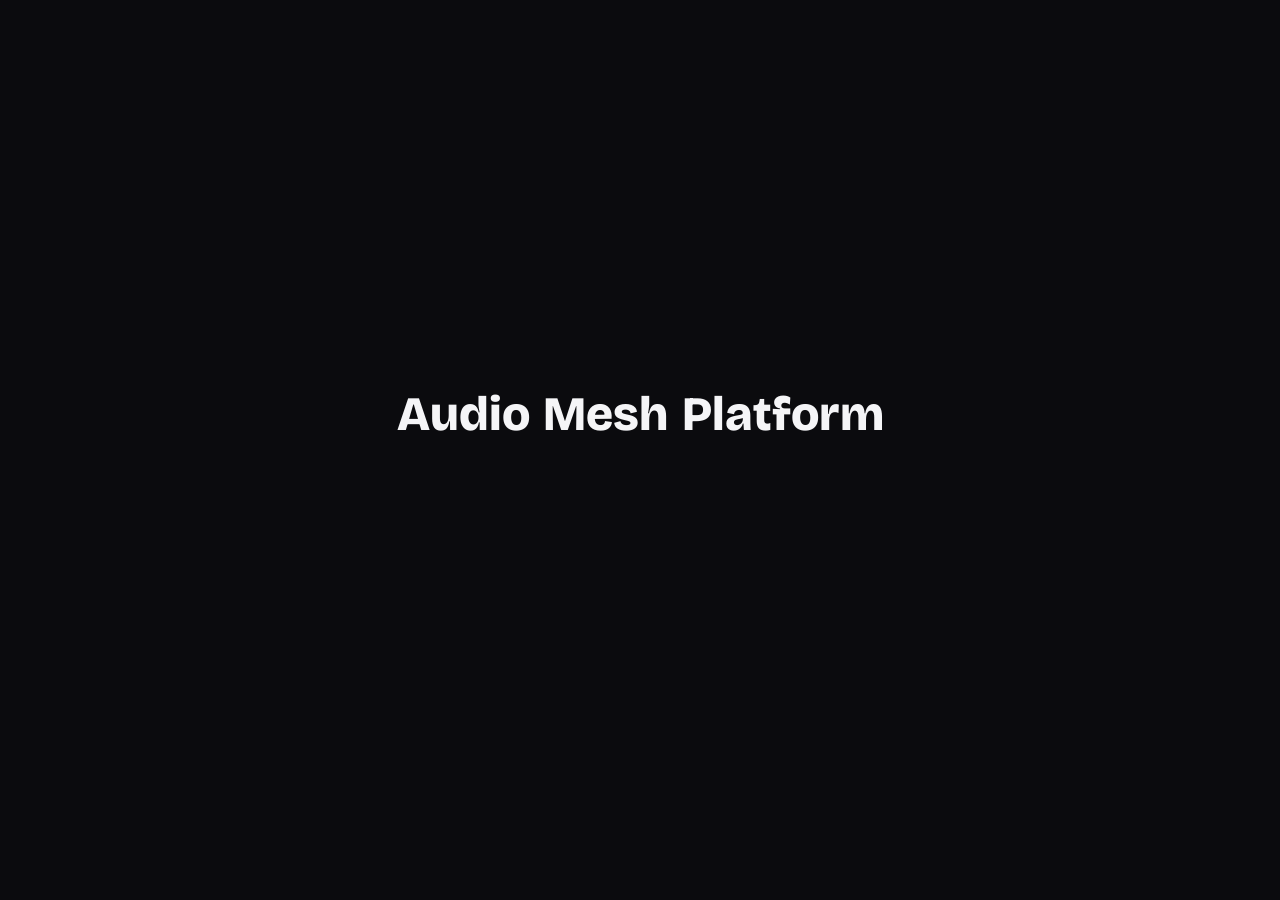
<file: index.html>
<!doctype html>
<html lang="fr">
  <head>
    <meta charset="UTF-8" />
    <meta name="viewport" content="width=device-width, initial-scale=1.0" />
    <link rel="icon" type="image/svg+xml" href="./favicon.svg" />
    <title>AMP — Audio Mesh Platform</title>
    <meta name="description" content="Un éditeur de musique : compose en coloriant une grille, avec plusieurs instruments et des percussions." />
    <link rel="preconnect" href="https://fonts.googleapis.com" />
    <link rel="preconnect" href="https://fonts.gstatic.com" crossorigin />
    <link
      href="https://fonts.googleapis.com/css2?family=Bricolage+Grotesque:opsz,wght@12..96,400;12..96,600;12..96,800&display=swap"
      rel="stylesheet"
    />
    <script type="module" crossorigin src="./assets/index-DlhJzEx8.js"></script>
    <link rel="stylesheet" crossorigin href="./assets/index-BoBuI-F_.css">
  </head>
  <body>
    <div id="app"></div>
  </body>
</html>
</file>
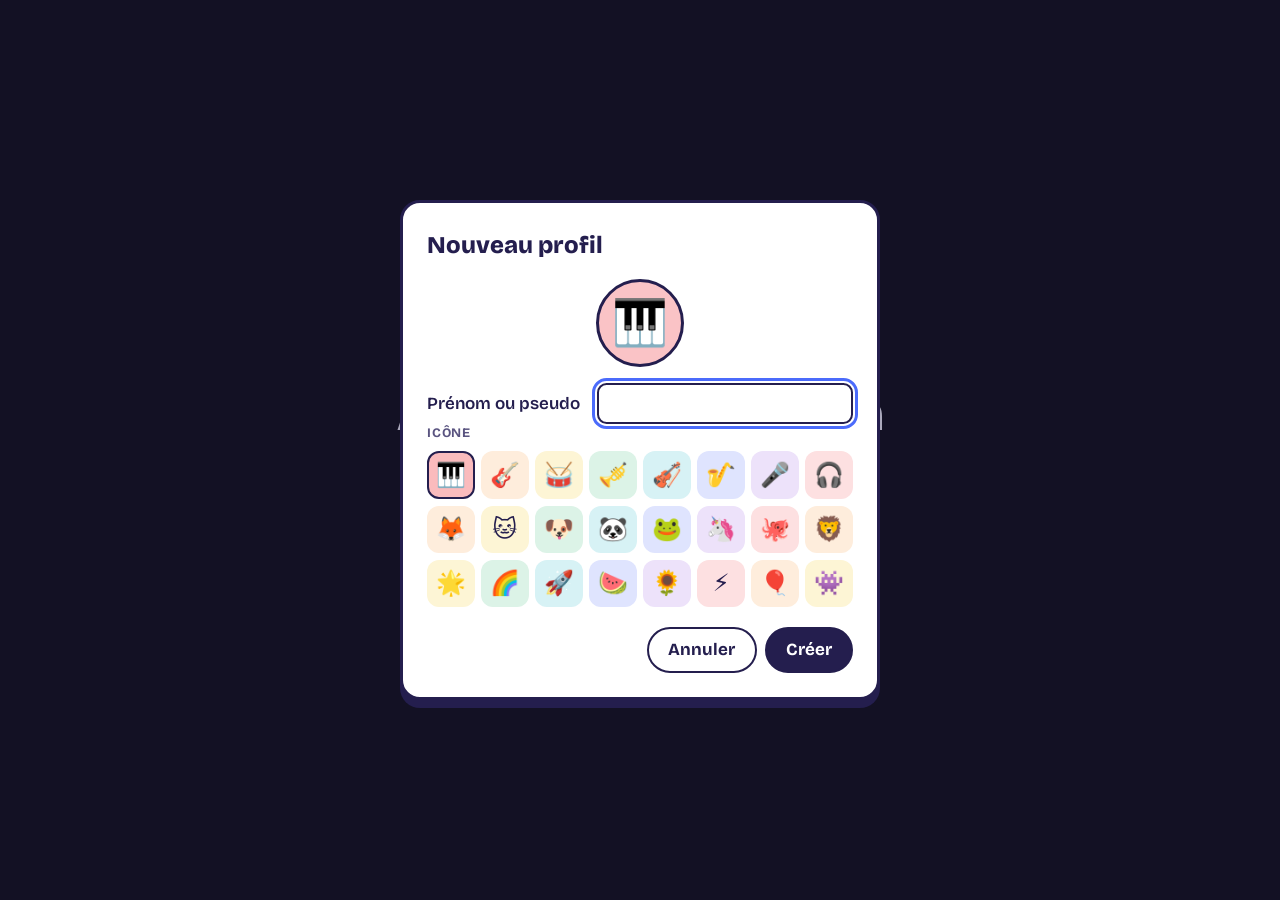
<file: beta/index.html>
<!doctype html>
<html lang="fr">
  <head>
    <meta charset="UTF-8" />
    <meta name="viewport" content="width=device-width, initial-scale=1.0" />
    <link rel="icon" type="image/svg+xml" href="./favicon.svg" />
    <title>AMP — Audio Mesh Platform</title>
    <meta name="description" content="Un éditeur de musique : compose en coloriant une grille, avec plusieurs instruments et des percussions." />
    <link rel="preconnect" href="https://fonts.googleapis.com" />
    <link rel="preconnect" href="https://fonts.gstatic.com" crossorigin />
    <link
      href="https://fonts.googleapis.com/css2?family=Bricolage+Grotesque:opsz,wght@12..96,400;12..96,600;12..96,800&display=swap"
      rel="stylesheet"
    />
    <script type="module" crossorigin src="./assets/index-Ij8l8-WF.js"></script>
    <link rel="stylesheet" crossorigin href="./assets/index-BoBuI-F_.css">
  </head>
  <body>
    <div id="app"></div>
  </body>
</html>
</file>
<file: assets/index-BoBuI-F_.css>
:root{--bg: #ffde59;--accent: #ffde59;--accent-deep: #f7c935;--on-accent: #241e4e;--surface: #ffffff;--surface-2: #f4f2fb;--text: #241e4e;--text-soft: #5a5480;--on-strong: #ffffff;--border: #241e4e;--shadow: #241e4e;--line: #e7e4f3;--line-strong: #c9c3e3;--head: #e9e4ff;--focus: #4b6bfb;--rec: #e5484d;--select: var(--accent);--on-select: var(--on-accent);--select-border: var(--border);--danger: #d7263d;--danger-soft: #ffe1e3;--danger-text: #b3202a;--soon-bg: color-mix(in srgb, #ffffff 55%, #ffde59);--grid-line: #ebe9f3;--grid-beat: #d6d2e8;--grid-bar: #aaa4cf;--backdrop: rgb(36 30 78 / .35);--font: "Bricolage Grotesque", ui-rounded, "Segoe UI", system-ui, sans-serif;color-scheme:light}@media(prefers-color-scheme:dark){:root:not([data-theme=light]){--bg: #000000;--accent: #ffd84d;--accent-deep: #f2c230;--surface: #0f0f0f;--surface-2: #181818;--text: #f2f2f2;--text-soft: #a8a8a8;--on-strong: #000000;--border: #d0d0d0;--shadow: #2a2a2a;--line: #262626;--line-strong: #3a3a3a;--head: #222222;--focus: #8ea2ff;--rec: #ff6369;--select: #8b7cf6;--on-select: #ffffff;--select-border: #8b7cf6;--danger-soft: #3a1418;--danger-text: #ff8f99;--soon-bg: color-mix(in srgb, #0f0f0f 88%, #ffd84d);--grid-line: #1e1e1e;--grid-beat: #2e2e2e;--grid-bar: #555555;--backdrop: rgb(0 0 0 / .7);color-scheme:dark}}:root[data-theme=dark]{--bg: #000000;--accent: #ffd84d;--accent-deep: #f2c230;--surface: #0f0f0f;--surface-2: #181818;--text: #f2f2f2;--text-soft: #a8a8a8;--on-strong: #000000;--border: #d0d0d0;--shadow: #2a2a2a;--line: #262626;--line-strong: #3a3a3a;--head: #222222;--focus: #8ea2ff;--rec: #ff6369;--select: #8b7cf6;--on-select: #ffffff;--select-border: #8b7cf6;--danger-soft: #3a1418;--danger-text: #ff8f99;--soon-bg: color-mix(in srgb, #0f0f0f 88%, #ffd84d);--grid-line: #1e1e1e;--grid-beat: #2e2e2e;--grid-bar: #555555;--backdrop: rgb(0 0 0 / .7);color-scheme:dark}*,*:before,*:after{box-sizing:border-box}html,body{margin:0}body{background:var(--bg);color:var(--text);font-family:var(--font);font-size:1.0625rem;line-height:1.5;-webkit-font-smoothing:antialiased}button,input,select{font:inherit;color:inherit}:focus-visible{outline:3px solid var(--focus);outline-offset:2px}.visually-hidden{position:absolute;width:1px;height:1px;overflow:hidden;clip-path:inset(50%);white-space:nowrap}.prefs{display:flex;flex-wrap:wrap;gap:.5rem 1rem}.prefs-field{display:inline-flex;align-items:center;gap:.4rem;font-size:.9375rem;font-weight:600}.prefs-field select{padding:.3rem .5rem;border:2px solid var(--border);border-radius:.6rem;background:var(--surface);font-weight:400}.prefs--dialog{flex-direction:column}.prefs--dialog .prefs-field{justify-content:space-between;font-size:inherit}.prefs--dialog select{min-width:9.5rem}.home{max-width:72rem;margin:0 auto;padding:1rem 1rem 3rem}.home-bar{display:flex;flex-wrap:wrap;align-items:center;justify-content:space-between;gap:.75rem 1rem;margin-bottom:clamp(.5rem,3vw,2rem)}.home-bar>.prefs,.home-bar-end{margin-left:auto}.home-bar-end{display:flex;flex-wrap:wrap;align-items:center;justify-content:flex-end;gap:.5rem 1rem}.account-btn{display:inline-flex;align-items:center;gap:.45rem;padding:.35rem .9rem .35rem .7rem;border:2px solid var(--border);border-radius:999px;background:var(--surface);font-weight:700;font-size:.9375rem;cursor:pointer}.account-btn svg{width:1.25rem;height:1.25rem}.account-btn:hover{background:var(--surface-2)}.account-btn[data-status]:not([data-status=signed-out]):after{content:"";width:.55rem;height:.55rem;border-radius:50%;background:#3dbe7a}.account-btn[data-status=connecting]:after,.account-btn[data-status=syncing]:after{background:var(--accent-deep)}.account-btn[data-status=offline]:after{background:var(--text-soft)}.account-btn[data-status=error]:after{background:var(--danger)}.account-btn[data-status=signed-out]{background:var(--text);color:var(--on-strong)}.auth-dialog p{margin:0 0 .75rem}.auth-field{display:grid;gap:.3rem;font-weight:600}.auth-field input{width:100%;padding:.55rem .75rem;border:2px solid var(--border);border-radius:.7rem;background:var(--surface);font-weight:400}.auth-links{display:flex;flex-wrap:wrap;justify-content:space-between;gap:.5rem 1rem;margin-top:.75rem}.link-btn{padding:0;border:0;background:transparent;color:var(--text-soft);font-size:.9375rem;font-weight:600;text-decoration:underline;text-underline-offset:.15em;cursor:pointer}.link-btn:hover{color:var(--text)}.link-btn[hidden]{display:none}.auth-message{min-height:1.4em;margin:.75rem 0 0!important;color:var(--danger-text);font-weight:600}.auth-message:empty{min-height:0}.account-email{font-weight:700}.account-status:before{content:"";display:inline-block;width:.6rem;height:.6rem;margin-right:.45rem;border-radius:50%;background:#3dbe7a}.account-status[data-status=connecting]:before,.account-status[data-status=syncing]:before{background:var(--accent-deep)}.account-status[data-status=offline]:before{background:var(--text-soft)}.account-status[data-status=error]:before{background:var(--danger)}@media(max-width:40rem){.account-btn-text{display:none}}.profile-avatar{display:inline-grid;place-items:center;flex:none;width:6.5rem;height:6.5rem;border:3px solid var(--border);border-radius:50%;background:color-mix(in srgb,var(--avatar, #f2545b) 35%,var(--surface));font-size:3.2rem;line-height:1}.profile-avatar--small{width:2.25rem;height:2.25rem;border-width:2px;font-size:1.25rem}.profile-avatar--large{width:5.5rem;height:5.5rem;font-size:2.8rem}.profile-avatar--add{border-style:dashed;background:transparent}.profile-avatar--add svg{width:2.5rem;height:2.5rem}.profile-chip{display:inline-flex;align-items:center;gap:.5rem;padding:.2rem .9rem .2rem .25rem;border:2px solid var(--border);border-radius:999px;background:var(--surface);color:inherit;text-decoration:none;font-weight:700}.profile-chip-action{color:var(--text-soft);font-size:.875rem;font-weight:600}.profile-chip:hover .profile-chip-action{color:var(--text);text-decoration:underline}.profiles-page{max-width:60rem;margin:0 auto;padding:1rem 1rem 3rem;text-align:center}.profiles-title{margin:clamp(1rem,6vh,4rem) 0 .5rem;font-size:clamp(2.5rem,8vw,4.5rem);font-weight:800;letter-spacing:-.03em;line-height:1}.profiles-lede{margin:0 0 2.5rem;color:var(--text-soft);font-size:1.125rem}.profile-list{list-style:none;margin:0;padding:0;display:flex;flex-wrap:wrap;justify-content:center;gap:1.25rem}.profile-card{position:relative;display:flex;flex-direction:column;align-items:center;gap:.35rem;width:10rem;padding:1.25rem .75rem 1rem;border:3px solid var(--border);border-radius:1.5rem;background:var(--surface);box-shadow:0 6px 0 var(--shadow);cursor:pointer;transition:transform .12s,box-shadow .12s}.profile-card:hover{transform:translateY(-3px);box-shadow:0 9px 0 var(--shadow)}.profile-card:active{transform:translateY(4px);box-shadow:0 2px 0 var(--shadow)}.profile-card .profile-avatar{margin-bottom:.4rem}.profile-card--add{border-style:dashed;box-shadow:none;background:var(--soon-bg)}.profile-name{font-weight:800;font-size:1.125rem;line-height:1.2;overflow-wrap:anywhere}.profile-meta{color:var(--text-soft);font-size:.875rem}.is-managing .profile-card:not(.profile-card--add){border-style:dashed}.profile-edit-badge{position:absolute;top:.6rem;right:.6rem;display:grid;place-items:center;width:2rem;height:2rem;border-radius:50%;background:var(--text);color:var(--on-strong)}.profile-edit-badge svg{width:1rem;height:1rem}.profiles-manage{margin-top:2.5rem;padding:.5rem 1.25rem;border:2px solid var(--border);border-radius:999px;background:var(--surface);font-weight:700;cursor:pointer}.profiles-manage:hover{background:var(--surface-2)}.profile-dialog .profile-preview{display:flex;justify-content:center;margin-bottom:1rem}.icon-grid{display:grid;grid-template-columns:repeat(auto-fill,minmax(2.75rem,1fr));gap:.4rem}.icon-option{position:relative;display:grid;place-items:center;aspect-ratio:1;border:2px solid transparent;border-radius:.75rem;background:color-mix(in srgb,var(--avatar) 18%,var(--surface));font-size:1.5rem;cursor:pointer}.icon-option:hover{border-color:var(--line-strong)}.icon-option:has(input:checked){border-color:var(--border);background:color-mix(in srgb,var(--avatar) 40%,var(--surface))}.icon-option:has(input:focus-visible){outline:3px solid var(--focus);outline-offset:2px}.profile-danger{margin-top:.25rem}.danger-link{display:inline-flex;align-items:center;gap:.4rem;padding:.3rem 0;border:0;background:transparent;color:var(--danger-text);font-weight:700;cursor:pointer}.danger-link svg{width:1.1rem;height:1.1rem}.danger-link:hover{text-decoration:underline}.profile-danger-text{margin:0 0 .5rem;color:var(--danger-text);font-weight:600}.profile-danger-actions{display:flex;gap:.5rem}@media(max-width:40rem){.profile-card{width:8.5rem}.profile-avatar:not(.profile-avatar--small){width:5rem;height:5rem;font-size:2.5rem}.profile-chip-action{display:none}}.btn{display:inline-flex;align-items:center;gap:.5rem;padding:.7rem 1.25rem;border:3px solid var(--border);border-radius:999px;background:var(--surface);font-weight:700;font-size:1rem;cursor:pointer;transition:transform .12s,box-shadow .12s}.btn svg{width:1.25rem;height:1.25rem}.btn:hover{transform:translateY(-2px)}.btn:active{transform:translateY(2px)}.btn--primary{background:var(--text);color:var(--on-strong);box-shadow:0 5px 0 var(--shadow)}.btn--primary:hover{box-shadow:0 7px 0 var(--shadow)}.btn--primary:active{box-shadow:0 1px 0 var(--shadow)}.home-section-title{display:flex;align-items:center;gap:.5rem;margin:0;font-size:clamp(1.5rem,3vw,2rem);font-weight:800;letter-spacing:-.02em;line-height:1.1}.home-foot{margin-top:3rem;color:var(--text-soft);font-size:.9375rem}.projects{margin-bottom:clamp(2rem,5vw,3rem)}.projects-head{display:flex;flex-wrap:wrap;align-items:center;justify-content:space-between;gap:.75rem 1rem;margin-bottom:1rem}.projects-count{display:inline-grid;place-items:center;min-width:1.9rem;height:1.9rem;padding:0 .5rem;border-radius:999px;background:var(--text);color:var(--on-strong);font-size:.9375rem;font-variant-numeric:tabular-nums}.projects-count:empty{display:none}.proj-search{width:min(100%,18rem);padding:.5rem .9rem;border:2px solid var(--border);border-radius:999px;background:var(--surface)}.proj-search[hidden]{display:none}.proj-action svg{width:1.2rem;height:1.2rem}.proj-list{list-style:none;margin:0;padding:0;display:grid;grid-template-columns:repeat(auto-fill,minmax(15rem,1fr));gap:1.1rem}.proj{display:flex;flex-direction:column;background:var(--surface);border:3px solid var(--border);border-radius:1.25rem;box-shadow:0 5px 0 var(--shadow);overflow:hidden;transition:transform .12s,box-shadow .12s}.proj:hover{transform:translateY(-2px);box-shadow:0 7px 0 var(--shadow)}.proj-open{display:flex;flex-direction:column;gap:.15rem;padding:.75rem .9rem .4rem;color:inherit;text-decoration:none}a.proj-open:hover .proj-name{text-decoration:underline;text-underline-offset:.15em}.proj-thumb{display:block;aspect-ratio:16 / 9;margin-bottom:.6rem;border-radius:.75rem;background:var(--surface-2);overflow:hidden}.proj-thumb canvas{display:block;width:100%;height:100%;image-rendering:pixelated}.proj-name{font-weight:800;font-size:1.125rem;line-height:1.2;overflow-wrap:anywhere}.proj-rename{width:100%;padding:.1rem .35rem;border:2px solid var(--focus);border-radius:.4rem;background:var(--surface);font-weight:800;font-size:1.125rem}.proj-meta{color:var(--text-soft);font-size:.875rem}.proj-foot{display:flex;align-items:center;gap:.25rem;margin-top:auto;padding:.2rem .5rem .55rem .9rem}.proj-instruments{display:flex;gap:.15rem;min-width:0;overflow:hidden;color:var(--text-soft)}.proj-instrument svg{display:block;width:1.15rem;height:1.15rem}.proj-actions{display:flex;align-items:center;gap:.1rem;margin-left:auto}.proj.is-confirming .proj-instruments{display:none}.proj.is-confirming .proj-actions{flex:1}.proj-action{display:grid;place-items:center;width:2.1rem;height:2.1rem;border:0;border-radius:50%;background:transparent;cursor:pointer}.proj-action:hover{background:var(--surface-2)}.proj-action:last-child:hover{background:var(--danger-soft);color:var(--danger-text)}.proj-confirm-text{margin-right:auto;font-weight:600}.proj-confirm-yes,.proj-confirm-no{padding:.3rem .75rem;border:2px solid var(--border);border-radius:999px;background:var(--surface);font-weight:600;font-size:.9375rem;cursor:pointer}.proj-confirm-yes{background:var(--danger);border-color:var(--danger);color:#fff}.proj-empty{grid-column:1 / -1;display:flex;flex-direction:column;align-items:center;gap:.5rem;padding:clamp(2rem,6vw,3.5rem) 1.5rem;border:3px dashed var(--line-strong);border-radius:1.5rem;text-align:center}.proj-empty strong{font-size:1.375rem;font-weight:800}.proj-empty p{max-width:28rem;margin:0 0 .75rem;color:var(--text-soft)}.proj-none{grid-column:1 / -1;padding:1.5rem 0;color:var(--text-soft)}.proj-message{min-height:1.5em;margin:.75rem 0 0;color:var(--text-soft)}.proj-message:empty{display:none}.sm{position:fixed;top:0;right:0;bottom:0;left:0;display:flex;flex-direction:column;background:var(--surface)}.sm-top{display:flex;align-items:center;gap:.75rem;min-height:3.5rem;padding:.4rem 1rem;border-bottom:1px solid var(--line)}.sm-back{display:grid;place-items:center;width:2.5rem;height:2.5rem;flex:none;border-radius:50%;color:inherit}.sm-back:hover{background:var(--surface-2)}.sm-back svg{width:1.5rem;height:1.5rem}.sm-file{display:flex;align-items:center;gap:.5rem;min-width:0;margin-right:auto}.sm-name{width:20rem;max-width:100%;min-width:0;padding:.3rem .6rem;border:2px solid transparent;border-radius:.5rem;background:transparent;font-size:1.125rem;font-weight:700;text-align:left;text-overflow:ellipsis}.sm-name:hover{border-color:var(--line)}.sm-name:focus{border-color:var(--focus);outline:none;text-align:left}.sm-name::placeholder{color:var(--text-soft);opacity:.75}.sm-status{min-width:5.5rem;color:var(--text-soft);font-size:.875rem}.sm-timeline{display:flex;align-items:center;gap:.75rem;padding:.4rem 1rem;border-bottom:1px solid var(--line)}.sm-timeline-canvas{flex:1;min-width:0;height:2.5rem;border-radius:.5rem;cursor:pointer;touch-action:none}.sm-timeline-canvas:focus-visible{outline:none}.sm-time{flex:none;min-width:6.5rem;color:var(--text-soft);font-size:.875rem;font-variant-numeric:tabular-nums;text-align:right}.sm-workspace{flex:1;min-height:0;display:flex}.sm-workspace>.sm-scroll{flex:1;min-width:0}.sm-stage{flex:1;min-height:0;display:flex;flex-direction:column;overflow:hidden}.sm-workspace[hidden],.ar[hidden],.kb[hidden]{display:none}.kb{flex:none;padding:.4rem .75rem .6rem;border-top:1px solid var(--line);background:var(--surface-2)}.kb-bar{display:flex;align-items:center;gap:.75rem;margin-bottom:.4rem}.kb-rec{display:inline-flex;align-items:center;gap:.35rem;flex:none;padding:.3rem .7rem;border:1px solid var(--line-strong);border-radius:6px;font-size:.8125rem;background:transparent;color:var(--text);font-weight:700;cursor:pointer}.kb-rec svg{width:1rem;height:1rem;color:var(--rec)}.kb-rec.is-recording{background:var(--rec);color:#fff}.kb-rec.is-recording svg{color:#fff;animation:sm-rec-pulse 1s ease-in-out infinite}.kb-track{flex:none;font-weight:700;font-size:.875rem}.kb-octave{display:flex;align-items:center;gap:.2rem;flex:none;font-size:.8125rem;font-variant-numeric:tabular-nums}.kb-btn{display:grid;place-items:center;width:2rem;height:2rem;padding:0;border:0;border-radius:.6rem;background:transparent;color:var(--text);cursor:pointer}.kb-btn:hover:not(:disabled){background:var(--surface)}.kb-btn:disabled{opacity:.3;cursor:default}.kb-btn svg{width:1.1rem;height:1.1rem}.kb-btn--up svg{transform:scaleX(-1)}.kb-hint{flex:1;min-width:0;overflow:hidden;color:var(--text-soft);font-size:.8125rem;white-space:nowrap;text-overflow:ellipsis}.kb-keys{--kb-white: calc(100% / var(--kb-count, 29));--kb-black: calc(var(--kb-white) * .58);position:relative;display:flex;height:8.5rem;border-top:6px solid #1a1a1f;border-radius:4px 4px 0 0;background:#1a1a1f;-webkit-user-select:none;user-select:none;touch-action:none}.kb-key{position:relative;display:flex;flex-direction:column;justify-content:flex-end;align-items:center;gap:2px;padding-bottom:6px;cursor:pointer;font-family:system-ui,sans-serif}.kb-key--white{flex:1;min-width:0;margin-right:1px;border-radius:0 0 3px 3px;background:linear-gradient(to bottom,#e9e9ec 0,#fcfcfd 12%,#f6f6f8 88%,#e3e3e8);box-shadow:inset 0 -4px #0000000f;color:#6b6b78}.kb-key--white:last-child{margin-right:0}.kb-key--black{position:absolute;top:0;z-index:1;width:var(--kb-black);height:61%;border-radius:0 0 2px 2px;background:linear-gradient(to bottom,#2b2b31 0,#3a3a42 70%,#222227 92%,#111114);box-shadow:0 2px 3px #00000073,inset 1px 0 #ffffff12,inset -1px 0 #00000080;color:#b4b4bf}.kb-key.is-out.kb-key--white{background:linear-gradient(to bottom,#dcdce2 0,#ececf0 12%,#e6e6eb 88%,#d6d6dd)}.kb-key.is-out.kb-key--black{background:linear-gradient(to bottom,#4a4a52 0,#5a5a63 70%,#46464e)}.kb-key.is-outside{filter:brightness(.72)}.kb-key.is-mapped:before{content:"";position:absolute;top:0;left:0;right:0;height:3px;background:var(--focus);opacity:.55}.kb-key.is-down.kb-key--white{background:linear-gradient(to bottom,#c9d3f5 0,#dde4fb 15%,#d4dcf7);box-shadow:inset 0 -1px #0000001a}.kb-key.is-down.kb-key--black{height:60%;background:linear-gradient(to bottom,#2a3157 0,#3b4579 75%,#2a3157);box-shadow:0 1px 1px #0006}.kb-letter{font-size:10px;font-weight:600;line-height:1}.kb-name{font-size:9px;line-height:1;opacity:.75}@media(max-width:640px){.kb-hint{display:none}.kb-keys{height:6rem}}.ar{--ar-head: 248px;--ar-lane: 66px;--ar-ruler: 28px;flex:1;min-height:0;display:flex;flex-direction:column;background:var(--surface)}.ar-toolbar{display:flex;align-items:center;gap:.75rem;padding:.45rem .75rem;border-bottom:1px solid var(--line)}.ar-actions,.ar-zoom{display:flex;gap:.2rem;flex:none}.ar-zoom{margin-left:auto}.ar-btn{display:grid;place-items:center;width:2.4rem;height:2.4rem;border:0;border-radius:.7rem;background:transparent;color:var(--text);cursor:pointer}.ar-btn svg{width:1.3rem;height:1.3rem}.ar-btn:hover:not(:disabled){background:var(--surface-2)}.ar-btn:disabled{opacity:.3;cursor:default}.ar-hint{margin:0;min-width:0;overflow:hidden;color:var(--text-soft);font-size:.8125rem;white-space:nowrap;text-overflow:ellipsis}.ar-scroll{flex:1;min-height:0;overflow:auto;outline:none}.ar-inner{display:flex;width:max-content;min-width:100%;min-height:100%}.ar-heads{position:sticky;left:0;z-index:3;flex:none;width:var(--ar-head);border-right:1px solid var(--line);background:var(--surface)}.ar-corner{box-sizing:border-box;position:sticky;top:0;z-index:1;height:var(--ar-ruler);border-bottom:1px solid var(--line);background:var(--surface)}.ar-heads>.ar-head{box-sizing:border-box;height:var(--ar-lane);border-bottom:1px solid var(--line)}.ar-head-row{display:grid;grid-template-columns:auto 1fr auto;grid-template-rows:auto auto;align-items:center;column-gap:.5rem;padding:.35rem .6rem .3rem;cursor:default}.ar-head-row.is-active{box-shadow:inset 4px 0 0 var(--select)}.ar-head.is-selected{background:var(--surface-2)}.ar-head-icon svg{display:block;width:1.4rem;height:1.4rem}.ar-head-text{display:flex;flex-direction:column;min-width:0}.ar-head-name{overflow:hidden;font-weight:700;font-size:.875rem;white-space:nowrap;text-overflow:ellipsis}.ar-head-sub{overflow:hidden;color:var(--text-soft);font-size:.7rem;white-space:nowrap;text-overflow:ellipsis}.ar-head-mute{display:grid;place-items:center;width:1.9rem;height:1.9rem;padding:0;border:0;border-radius:50%;background:transparent;color:inherit;cursor:pointer}.ar-head-mute svg{width:1.1rem;height:1.1rem}.ar-head-mute[aria-pressed=true]{color:var(--rec)}.ar-head-row .sm-volume{grid-column:1 / -1;padding:0}.ar-body{position:relative;flex:none;background-image:linear-gradient(to right,var(--grid-bar) 1px,transparent 1px),linear-gradient(to right,var(--grid-line) 1px,transparent 1px);background-size:var(--bar) 100%,var(--beat) 100%;cursor:default;-webkit-user-select:none;user-select:none}.ar-ruler{box-sizing:border-box;position:sticky;top:0;z-index:2;height:var(--ar-ruler);border-bottom:1px solid var(--line);background:var(--surface-2);cursor:col-resize}.ar-bar{position:absolute;top:0;height:100%;padding-left:4px;border-left:1px solid var(--grid-bar);color:var(--text-soft);font-size:.7rem;font-weight:600;line-height:var(--ar-ruler)}.ar-lane{position:relative;box-sizing:border-box;height:var(--ar-lane);border-bottom:1px solid var(--line)}.ar-lane.is-selected{background:color-mix(in srgb,var(--surface-2) 70%,transparent)}.ar-lane.is-muted .ar-clip{opacity:.4}.ar-clip{position:absolute;top:4px;bottom:4px;overflow:hidden;border:1px solid color-mix(in srgb,var(--clip) 70%,#000);border-radius:6px;background:color-mix(in srgb,var(--clip) 82%,#000);color:#fff;cursor:grab}.ar-clip-name{display:block;overflow:hidden;height:18px;padding:1px 6px;background:var(--clip);font-size:.7rem;font-weight:700;line-height:16px;white-space:nowrap;text-overflow:ellipsis}.ar-clip-notes{display:block}.ar-clip.is-selected{outline:2px solid var(--text);outline-offset:1px;z-index:1}.ar-clip.is-dragging{z-index:2;cursor:grabbing;opacity:.85;box-shadow:0 6px 16px #00000059}.ar-clip.is-copy{outline-style:dashed}.ar-clip-edge{position:absolute;top:0;bottom:0;z-index:1;width:8px;cursor:ew-resize}.ar-clip-edge.is-left{left:0}.ar-clip-edge.is-right{right:0}.ar-clip-edge:after{content:"";position:absolute;top:50%;width:3px;height:18px;border-radius:2px;background:#ffffffbf;opacity:0;transform:translateY(-50%);transition:opacity .12s}.ar-clip-edge.is-left:after{left:2px}.ar-clip-edge.is-right:after{right:2px}.ar-clip:hover .ar-clip-edge:after,.ar-clip.is-selected .ar-clip-edge:after,.ar-clip.is-resizing .ar-clip-edge:after{opacity:1}.ar-clip.is-resizing{z-index:2;cursor:ew-resize;box-shadow:0 6px 16px #00000059}@media(pointer:coarse){.ar-clip-edge{width:14px}}.ar-line{position:absolute;top:0;bottom:0;z-index:2;width:2px;margin-left:-1px;pointer-events:none}.ar-line--cursor{background:var(--focus)}.ar-line--play{background:var(--text)}.ar-line[hidden]{display:none}@media(max-width:640px){.ar{--ar-head: 150px}.ar-hint,.ar-head-row .sm-volume{display:none}}.sm-tracks{display:flex;flex-direction:column;gap:.5rem;flex:none;width:16.5rem;padding:.75rem .6rem;border-right:1px solid var(--line);background:var(--surface);overflow-x:hidden;overflow-y:auto;scrollbar-gutter:stable;scrollbar-width:thin}.sm-track-list>li{min-width:0}.sm-tracks-head{display:flex;align-items:center;gap:.5rem;padding:0 0 0 .35rem}.sm-tracks-toggle{display:grid;place-items:center;flex:none;width:2rem;height:2rem;padding:0;border:0;border-radius:50%;background:transparent;color:var(--text-soft);cursor:pointer}.sm-tracks-toggle:hover{background:var(--surface-2);color:var(--text)}.sm-tracks-toggle svg{width:1.2rem;height:1.2rem;transition:transform .18s}.sm-tracks{transition:width .18s}.sm-tracks.is-collapsed{width:3.9rem;padding-inline:.35rem}.sm-tracks.is-collapsed .sm-tracks-head{justify-content:center;padding:0}.sm-tracks.is-collapsed .sm-tracks-toggle svg{transform:rotate(180deg)}.sm-tracks.is-collapsed :is(.sm-tracks-head h2,.sm-tracks-count,.sm-track-text,.sm-track-grip,.sm-track-actions,.sm-track-add span,.sm-volume){display:none}.sm-tracks.is-collapsed .sm-drums-head{justify-content:center;padding:.45rem 0}.sm-volume{display:flex;align-items:center;gap:.4rem;flex-basis:100%;padding:0 .6rem .45rem .7rem}.sm-volume-icon svg{display:block;width:1rem;height:1rem;opacity:.6}.sm-volume input{flex:1;min-width:0;margin:0;accent-color:currentColor}.sm-volume-value{flex:none;min-width:2.8rem;font-size:.75rem;font-variant-numeric:tabular-nums;text-align:right;opacity:.75}.sm-drums{margin-top:.5rem}.sm-drums-head{display:flex;align-items:center;gap:.55rem;flex:1;min-width:0;padding:.45rem .25rem .45rem .55rem}.sm-tracks.is-collapsed .sm-track-select{justify-content:center;padding:.45rem 0}.sm-tracks.is-collapsed .sm-track-add{padding:.55rem 0}.sm-tracks-head h2{margin:0;color:var(--text-soft);font-size:.8125rem;font-weight:700;letter-spacing:.06em;text-transform:uppercase}.sm-tracks-count{margin-left:auto;color:var(--text-soft);font-size:.8125rem;font-variant-numeric:tabular-nums}.sm-track-list{list-style:none;margin:0;padding:0;display:grid;gap:.35rem}.sm-track{display:flex;flex-wrap:wrap;align-items:center;gap:.1rem;border:2px solid transparent;border-radius:.9rem;background:var(--surface-2)}.sm-track.is-active{border-color:var(--select-border);background:var(--select);color:var(--on-select)}.sm-track.is-muted .sm-track-select{opacity:.5}.sm-track-select{display:flex;align-items:center;gap:.55rem;flex:1;min-width:0;padding:.45rem .25rem .45rem .55rem;border:0;background:transparent;color:inherit;text-align:left;cursor:pointer}.sm-track-icon svg{display:block;width:1.5rem;height:1.5rem}.sm-track-text{display:flex;flex-direction:column;min-width:0}.sm-track-name{display:-webkit-box;-webkit-box-orient:vertical;-webkit-line-clamp:2;overflow:hidden;font-weight:700;font-size:.9375rem;line-height:1.2;overflow-wrap:break-word}.sm-track-sub{font-size:.75rem;opacity:.7}.sm-tracks [hidden]{display:none!important}.sm-track-actions{display:flex;align-items:center;flex:none}.sm-track-grip{display:grid;place-items:center;flex:none;align-self:stretch;width:1.1rem;margin-left:.15rem;padding:0;border:0;border-radius:.4rem;background:transparent;color:inherit;opacity:.4;cursor:grab;touch-action:none}.sm-track-grip svg{width:1rem;height:1rem}.sm-track-grip:hover,.sm-track-grip:focus-visible{opacity:1}.sm-track.is-dragging{position:relative;z-index:1;border-color:var(--border);box-shadow:0 4px 0 var(--shadow)}.sm-track.is-dragging .sm-track-grip{cursor:grabbing;opacity:1}.sm-track:not(.is-active):not(:hover):not(:focus-within) :is(.sm-track-rename,.sm-track-delete){display:none}.sm-track-edit{flex:1;min-width:0;padding:.3rem .25rem .3rem .35rem}.sm-track-input{width:100%;padding:.35rem .5rem;border:2px solid var(--focus);border-radius:.5rem;background:var(--surface);color:var(--text);font-weight:700;font-size:.9375rem}.sm-track-input:focus{outline:none}.sm-track-rename,.sm-track-mute,.sm-track-delete{display:grid;place-items:center;flex:none;width:1.9rem;height:1.9rem;padding:0;border:0;border-radius:50%;background:transparent;color:inherit;cursor:pointer}.sm-track-delete{margin-right:.25rem}.sm-track-rename svg,.sm-track-mute svg,.sm-track-delete svg{width:1.1rem;height:1.1rem}.sm-track-rename:hover,.sm-track-mute:hover,.sm-track-delete:hover{background:color-mix(in srgb,currentColor 14%,transparent)}.sm-track-mute[aria-pressed=true]{color:var(--danger-text)}.sm-track.is-active .sm-track-mute[aria-pressed=true]{color:var(--danger)}.sm-track-add{display:flex;align-items:center;justify-content:center;gap:.4rem;padding:.55rem;border:2px dashed var(--line-strong);border-radius:.9rem;background:transparent;font-weight:700;font-size:.875rem;cursor:pointer}.sm-track-add svg{width:1.1rem;height:1.1rem}.sm-track-add:hover:not(:disabled){border-color:var(--border);background:var(--surface-2)}.sm-track-add:disabled{opacity:.45;cursor:default}.sm-scroll{position:relative;flex:1;min-height:0;overflow:auto;overscroll-behavior:contain}.sm-spacer{position:relative}.sm-live{top:0;left:0}.sm-canvas{position:sticky;top:0;left:0;display:block;touch-action:none;user-select:none;-webkit-user-select:none;cursor:pointer}.sm-canvas:focus-visible{outline:none}.sm-bar{display:flex;align-items:center;gap:.75rem;padding:.6rem 1rem calc(.6rem + env(safe-area-inset-bottom));border-top:1px solid var(--line);background:var(--surface)}.sm-bar-main{display:flex;align-items:center;gap:.25rem .5rem;min-width:0;overflow-x:auto;scrollbar-width:none}.sm-play{display:grid;place-items:center;flex:none;width:3.5rem;height:3.5rem;margin-right:.5rem;border:0;border-radius:50%;background:var(--text);color:var(--on-strong);cursor:pointer;transition:transform .1s}.sm-play svg{width:1.6rem;height:1.6rem}.sm-play:hover{transform:scale(1.05)}.sm-play:active{transform:scale(.95)}.sm-play.is-playing{background:var(--accent);color:var(--on-accent);box-shadow:inset 0 0 0 3px var(--on-accent)}.sm-tool{display:flex;flex-direction:column;align-items:center;gap:.15rem;flex:none;min-width:4.25rem;padding:.35rem .5rem;border:0;border-radius:.75rem;background:transparent;cursor:pointer;font-size:.8125rem;font-weight:600;line-height:1.2}.sm-tool svg{width:1.6rem;height:1.6rem}.sm-tool:hover:not(:disabled){background:var(--surface-2)}.sm-tool:disabled{opacity:.35;cursor:default}.sm-tool--toggle[aria-pressed=true],.sm-tool--toggle[aria-pressed=true]:hover{background:var(--accent);color:var(--on-accent);box-shadow:inset 0 0 0 2px var(--on-accent)}.sm-rec svg{color:var(--rec)}.sm-rec.is-recording,.sm-rec.is-recording:hover{background:var(--rec);color:#fff}.sm-rec.is-recording svg{color:#fff;animation:sm-rec-pulse 1s ease-in-out infinite}@keyframes sm-rec-pulse{50%{opacity:.35}}.sm-takebar{display:flex;flex-wrap:wrap;align-items:center;gap:.5rem 1rem;padding:.5rem 1rem;border-top:1px solid var(--line);background:var(--surface-2)}.sm-takebar[hidden]{display:none}.sm-take-dot{flex:none;width:.85rem;height:.85rem;border-radius:50%;background:var(--rec)}.sm-take-info{display:flex;flex-direction:column;line-height:1.2}.sm-take-length{color:var(--text-soft);font-size:.8125rem;font-variant-numeric:tabular-nums}.sm-tune{display:flex;flex-direction:column;gap:.15rem;font-size:.8125rem;font-weight:600}.sm-tune-scale{display:flex;align-items:center;gap:.5rem;color:var(--text-soft);font-size:.75rem}.sm-tune input{width:min(14rem,40vw);margin:0;accent-color:var(--rec)}.sm-tune-value{font-variant-numeric:tabular-nums}.sm-take-actions{display:flex;gap:.25rem;margin-left:auto}.sm-take-btn{display:grid;place-items:center;width:2.5rem;height:2.5rem;border:0;border-radius:.75rem;background:transparent;cursor:pointer}.sm-take-btn:hover:not(:disabled){background:var(--surface)}.sm-take-btn:disabled{opacity:.35;cursor:default}.sm-take-btn svg{width:1.3rem;height:1.3rem}.sm-take-later svg{transform:scaleX(-1)}.sm-save{display:inline-flex;align-items:center;gap:.4rem;flex:none;padding:.4rem .85rem;border:2px solid var(--line-strong);border-radius:999px;background:transparent;font-weight:700;font-size:.875rem;cursor:pointer}.sm-save svg{width:1.15rem;height:1.15rem}.sm-save:hover{border-color:var(--border);background:var(--surface-2)}.sm-tempo{display:flex;flex-direction:column;gap:.2rem;flex:none;padding:0 .5rem;font-size:.8125rem;font-weight:600}.sm-tempo input{width:8rem;margin:0;accent-color:var(--text)}.sm-tempo-value{font-variant-numeric:tabular-nums}.sm-share{display:inline-flex;align-items:center;gap:.4rem;flex:none;margin-left:auto;padding:.55rem 1.1rem;border:2px solid var(--on-accent);border-radius:999px;background:var(--accent);color:var(--on-accent);font-weight:700;cursor:pointer}.sm-share svg{width:1.2rem;height:1.2rem}.sm-share:hover{background:var(--accent-deep)}.sm-picker{position:fixed;z-index:10;display:flex;flex-direction:column;width:min(34rem,calc(100vw - 1rem));padding:.9rem;border:3px solid var(--border);border-radius:1.25rem;box-shadow:0 6px 0 var(--shadow);background:var(--surface)}.sm-picker[hidden]{display:none}.sm-picker-head{display:flex;flex-wrap:wrap;align-items:baseline;justify-content:space-between;gap:.25rem 1rem;margin:0 .25rem .6rem}.sm-picker-head span{color:var(--text-soft);font-size:.8125rem}.sm-picker-body{min-height:0;overflow-y:auto;overscroll-behavior:contain;margin:0 -.35rem;padding:.2rem .35rem}.sm-picker-group{margin:.75rem .25rem .35rem;color:var(--text-soft);font-size:.75rem;font-weight:800;letter-spacing:.06em;text-transform:uppercase}.sm-picker-group:first-child{margin-top:0}.sm-picker-grid{display:grid;grid-template-columns:repeat(auto-fill,minmax(5.25rem,1fr));gap:.4rem}.sm-picker-option{display:flex;flex-direction:column;align-items:center;gap:.3rem;padding:.6rem .3rem .5rem;border:2px solid transparent;border-radius:.9rem;background:var(--surface-2);font-size:.8125rem;font-weight:600;line-height:1.15;text-align:center;cursor:pointer}.sm-picker-option svg{width:1.75rem;height:1.75rem}.sm-picker-option:hover{border-color:var(--line-strong)}.sm-picker-option[aria-pressed=true]{border-color:var(--border);background:var(--accent);color:var(--on-accent)}.sm-dialog{width:min(30rem,calc(100vw - 2rem));max-height:calc(100dvh - 2rem);padding:1.5rem;border:3px solid var(--border);border-radius:1.25rem;box-shadow:0 8px 0 var(--shadow);background:var(--surface);color:var(--text)}.sm-dialog::backdrop{background:var(--backdrop)}.sm-dialog h2{margin:0 0 1rem;font-size:1.5rem;font-weight:800}.sm-dialog fieldset{margin:0 0 1rem;padding:0;border:0}.sm-dialog legend{margin-bottom:.5rem;padding:0;color:var(--text-soft);font-size:.8125rem;font-weight:700;letter-spacing:.06em;text-transform:uppercase}.sm-dialog-grid{display:grid;gap:.6rem}.sm-setting{display:flex;align-items:center;justify-content:space-between;gap:1rem;font-weight:600}.sm-setting select,.sm-setting input{width:9.5rem;padding:.35rem .5rem;border:2px solid var(--border);border-radius:.6rem;background:var(--surface);font-weight:400}.sm-setting--wide input{flex:1;width:auto;max-width:16rem;font-weight:600}.sm-dialog-intro{margin:-.5rem 0 1rem;color:var(--text-soft)}.sm-dialog-summary{margin:0 0 1.25rem;color:var(--text-soft);font-size:.9375rem}.sm-dialog-actions{display:flex;justify-content:flex-end;gap:.5rem;margin-top:1.25rem}.sm-dialog-actions button{padding:.5rem 1.2rem;border:2px solid var(--border);border-radius:999px;background:var(--surface);font-weight:700;cursor:pointer}.sm-dialog-actions .is-primary{background:var(--text);color:var(--on-strong)}.sm-formats{display:grid;gap:.5rem;margin-bottom:1rem}.sm-format{display:grid;grid-template-columns:1fr auto;grid-template-areas:"title ext" "desc ext";align-items:center;gap:0 1rem;padding:.6rem .9rem;border:2px solid var(--border);border-radius:.9rem;background:var(--surface);text-align:left;cursor:pointer}.sm-format strong{grid-area:title}.sm-format span{grid-area:desc;color:var(--text-soft);font-size:.875rem}.sm-format .sm-format-ext{grid-area:ext;font-family:ui-monospace,Cascadia Code,Consolas,monospace;font-size:.8125rem}.sm-format:hover:not(:disabled){background:var(--surface-2)}.sm-format:disabled{opacity:.5;cursor:progress}.sm-export-status{min-height:1.5em;margin:1rem 0 0;color:var(--text-soft)}.sm:has(.kb:not([hidden])) .sm-toast{bottom:16.5rem}.sm-toast{position:fixed;left:50%;bottom:6rem;max-width:calc(100vw - 2rem);padding:.6rem 1.1rem;border-radius:999px;background:var(--text);color:var(--on-strong);font-weight:600;opacity:0;transform:translate(-50%,.5rem);transition:opacity .2s,transform .2s;pointer-events:none}.sm-toast.is-shown{opacity:1;transform:translate(-50%)}@media(max-width:40rem){.sm-top{padding:.35rem .5rem;gap:.25rem}.sm-name{width:100%;text-align:left}.sm-file{flex:1}.sm-status{min-width:0}.sm-bar{padding-inline:.5rem;gap:.5rem}.sm-play{width:3rem;height:3rem;margin-right:.25rem}.sm-tool{min-width:3.5rem;padding-inline:.25rem}.sm-tempo input{width:6rem}.sm-share{padding:.6rem}.sm-share span{display:none}.sm-setting select,.sm-setting input{width:8rem}.sm-timeline{padding:.35rem .5rem;gap:.5rem}.sm-workspace{flex-direction:column}.sm-tracks{flex-direction:row;align-items:center;width:auto;padding:.4rem .5rem;border-right:0;border-bottom:1px solid var(--line);overflow-x:auto;overflow-y:hidden}.sm-tracks-head{flex:none;padding:0}.sm-tracks-head h2,.sm-tracks-count{display:none}.sm-tracks-toggle svg{transform:rotate(90deg)}.sm-tracks.is-collapsed{width:auto;padding-inline:.5rem}.sm-tracks.is-collapsed .sm-tracks-toggle svg{transform:rotate(-90deg)}.sm-tracks.is-collapsed .sm-track-select{padding:.35rem .5rem}.sm-tracks.is-collapsed .sm-track-add{padding:.55rem}.sm-track-list{display:flex}.sm-save{padding:.45rem}.sm-save span,.sm-track-sub,.sm-track-add span{display:none}.sm-track-add{flex:none}.sm-time{min-width:0;font-size:.8125rem}}@media(prefers-reduced-motion:reduce){*{transition:none!important}.sm-rec.is-recording svg{animation:none}}.sm-top .account-btn{flex:none;padding:.35rem .6rem}.sm-top .account-btn-text{display:none}.backup{display:grid;gap:.6rem;margin-top:clamp(2rem,5vw,3rem);padding:1.25rem;border:2px dashed var(--line-strong);border-radius:1.25rem;text-align:left}.backup-title{margin:0;font-size:1.25rem;font-weight:800}.backup-hint{max-width:44rem;margin:0;color:var(--text-soft)}.backup-actions{display:flex;flex-wrap:wrap;gap:.6rem}.backup-btn{padding:.55rem 1rem;font-size:.9375rem}.backup-btn.is-primary{background:var(--text);color:var(--on-strong)}.backup-message{margin:0;font-weight:600}.backup-message:empty{display:none}.profiles-page .backup{max-width:40rem;margin-inline:auto}.sm-dialog-shortcuts{margin:1rem 0 0;padding:0;border:0}.sm-dialog-shortcuts legend{margin-bottom:.35rem;font-weight:800}.sc-hint{margin:0 0 .6rem;color:var(--text-soft);font-size:.8125rem}.sc-list{display:grid;gap:.25rem}.sc-row{display:grid;grid-template-columns:1fr auto auto;align-items:center;gap:.4rem}.sc-label{font-size:.875rem}.sc-key{min-width:7.5rem;padding:.3rem .6rem;border:1px solid var(--line-strong);border-radius:6px;background:var(--surface-2);color:var(--text);font:600 .8125rem/1.2 ui-monospace,Cascadia Mono,Consolas,monospace;cursor:pointer}.sc-key:hover{border-color:var(--text-soft)}.sc-key.is-capturing{border-color:var(--focus);outline:2px solid var(--focus);font-family:inherit}.sc-clear{width:1.8rem;height:1.8rem;padding:0;border:0;border-radius:6px;background:transparent;color:var(--text-soft);font-size:1.1rem;cursor:pointer}.sc-clear:hover:not(:disabled){background:var(--surface-2);color:var(--text)}.sc-clear:disabled{visibility:hidden}.sc-foot{display:flex;flex-wrap:wrap;align-items:center;gap:.5rem .75rem;margin-top:.6rem}.sc-reset{padding:.35rem .75rem;border:1px solid var(--line-strong);border-radius:6px;background:transparent;color:var(--text);font-weight:600;cursor:pointer}.sc-message{margin:0;color:var(--text-soft);font-size:.8125rem}.logo{display:inline-flex;align-items:center;gap:.6rem;color:inherit}.logo-mark{flex:none}.logo-text{display:flex;flex-direction:column;line-height:1}.logo-word{font-weight:800;font-size:1.5rem;letter-spacing:.02em}.logo-tag{margin-top:.25rem;font-size:.625rem;font-weight:600;letter-spacing:.18em;text-transform:uppercase;opacity:.6}.logo:hover .logo-mark rect{transform-box:fill-box;transform-origin:bottom;animation:logo-bounce .6s ease-in-out calc(var(--i) * 70ms)}@keyframes logo-bounce{50%{transform:scaleY(.55)}}.intro{position:fixed;top:0;right:0;bottom:0;left:0;z-index:1000;display:grid;place-items:center;background:#0b0b0e;color:#f5f5f7;pointer-events:none;transition:opacity .7s cubic-bezier(.65,0,.35,1)}.intro-center{transition:transform .8s cubic-bezier(.65,0,.35,1),filter .8s cubic-bezier(.65,0,.35,1)}.intro.is-out .intro-center{transform:scale(1.08);filter:blur(6px)}.intro.is-out{opacity:0}.intro-center{display:flex;flex-direction:column;align-items:center}.intro-mark{display:flex;align-items:center;font:800 clamp(30px,5vw,48px) / 1 "Bricolage Grotesque",system-ui,sans-serif;perspective:700px;will-change:transform;transition:transform 1s cubic-bezier(.65,0,.35,1)}.intro.is-big .intro-mark{transform:scale(2.4)}.intro-words{display:flex;transform-style:preserve-3d}.intro.is-big .intro-words{animation:intro-flip-x 1s cubic-bezier(.65,0,.35,1)}.iw{display:flex;margin-right:.28em;opacity:0;filter:blur(10px);transform:translateY(.2em);transition:opacity .7s ease calc(var(--i) * .22s),filter .7s ease calc(var(--i) * .22s),transform .7s cubic-bezier(.2,.8,.2,1) calc(var(--i) * .22s),margin .9s cubic-bezier(.65,0,.35,1)}.iw:last-child{margin-right:0}.intro.is-in .iw{opacity:1;filter:none;transform:none}.intro.is-merge .iw{margin-right:.03em}.ii{display:inline-block}.intro.is-merge .ii{animation:intro-flip-y .9s cubic-bezier(.65,0,.35,1) calc(var(--i) * 90ms) both}.ir{display:inline-block;overflow:hidden;white-space:nowrap;transition:max-width .9s cubic-bezier(.65,0,.35,1) .08s,opacity .35s ease}.intro.is-merge .ir{max-width:0!important;opacity:0}@keyframes intro-flip-y{to{transform:rotateY(360deg)}}@keyframes intro-flip-x{to{transform:rotateX(360deg)}}.intro-bars{display:flex;align-items:flex-end;gap:.07em;width:0;height:.8em;overflow:hidden;transition:width .7s cubic-bezier(.65,0,.35,1),margin .7s cubic-bezier(.65,0,.35,1)}.intro.is-logo .intro-bars{width:.9em;margin-right:.22em}.intro-bars span{flex:none;width:.12em;border-radius:.04em;transform:scaleY(0);transform-origin:bottom;transition:transform .6s cubic-bezier(.34,1.3,.5,1) calc(var(--i) * 70ms + .15s)}.intro.is-logo .intro-bars span{transform:scaleY(1)}.intro-tag{margin-top:clamp(2.4rem,5vw,3.6rem);font:600 clamp(11px,1.3vw,14px) / 1 "Bricolage Grotesque",system-ui,sans-serif;letter-spacing:.45em;text-transform:uppercase;opacity:0;transform:translateY(.4rem);transition:opacity .5s ease .2s,transform .5s ease .2s}.intro.is-logo .intro-tag{opacity:.65;transform:none}.studio{--hm-bg: #f4f4f6;--hm-side: #ffffff;--hm-card: #ffffff;--hm-card-hover: #fafafb;--hm-line: #e4e4ea;--hm-text: #17171c;--hm-soft: #6b6b78;--hm-accent: #6d5ce8;--hm-on-accent: #ffffff;--surface: var(--hm-card);--surface-2: #f1f1f4;--text: var(--hm-text);--text-soft: var(--hm-soft);--border: var(--hm-line);--line: var(--hm-line);--line-strong: #cfcfd8;--shadow: transparent;background:var(--hm-bg);color:var(--hm-text)}body:has(.studio){background:var(--hm-bg, #0d0d10)}body:has(.studio){--hm-bg: #f4f4f6}@media(prefers-color-scheme:dark){:root:not([data-theme=light]) body:has(.studio){--hm-bg: #0d0d10}}:root[data-theme=dark] body:has(.studio){--hm-bg: #0d0d10}.hm{display:grid;grid-template-columns:16.5rem minmax(0,1fr);min-height:100vh}@media(prefers-color-scheme:dark){:root:not([data-theme=light]) .studio{--hm-bg: #0d0d10;--hm-side: #121216;--hm-card: #17171c;--hm-card-hover: #1d1d23;--hm-line: #26262e;--hm-text: #f1f1f4;--hm-soft: #9898a4;--hm-accent: #8b7cf6;--surface-2: #1e1e24;--line-strong: #34343e}}:root[data-theme=dark] .studio{--hm-bg: #0d0d10;--hm-side: #121216;--hm-card: #17171c;--hm-card-hover: #1d1d23;--hm-line: #26262e;--hm-text: #f1f1f4;--hm-soft: #9898a4;--hm-accent: #8b7cf6;--surface-2: #1e1e24;--line-strong: #34343e}.hm-side{position:sticky;top:0;display:flex;flex-direction:column;gap:1.5rem;height:100vh;padding:1.4rem 1rem 1rem;border-right:1px solid var(--hm-line);background:var(--hm-side);overflow-y:auto}.hm-brand{padding:0 .4rem;color:inherit;text-decoration:none}.hm-side-actions{display:grid;gap:.5rem}.hm-btn{display:inline-flex;align-items:center;justify-content:center;gap:.5rem;padding:.6rem .9rem;border:1px solid var(--hm-line);border-radius:8px;background:transparent;color:var(--hm-text);font:inherit;font-size:.9375rem;font-weight:600;cursor:pointer;transition:background-color .12s,border-color .12s}.hm-btn svg{width:1.1rem;height:1.1rem}.hm-btn:hover{background:var(--surface-2)}.hm-btn--primary{border-color:var(--hm-accent);background:var(--hm-accent);color:var(--hm-on-accent)}.hm-btn--primary:hover{background:color-mix(in srgb,var(--hm-accent) 88%,#fff)}.hm-nav{display:grid;gap:.15rem}.hm-nav-item{display:flex;align-items:center;gap:.65rem;padding:.5rem .6rem;border-radius:7px;color:var(--hm-soft);font-size:.9375rem;font-weight:600;text-decoration:none}.hm-nav-item svg{width:1.15rem;height:1.15rem}.hm-nav-item:hover{background:var(--surface-2);color:var(--hm-text)}.hm-nav-item.is-current{background:color-mix(in srgb,var(--hm-accent) 14%,transparent);color:var(--hm-text)}.hm-side-foot{display:grid;gap:.6rem;margin-top:auto;padding-top:1rem;border-top:1px solid var(--hm-line)}.hm-side-foot .profile-chip{border:1px solid var(--hm-line);border-radius:10px}.hm-side-foot .account-btn{justify-content:flex-start;border-width:1px;border-radius:8px}.prefs--side{display:grid;gap:.4rem;font-size:.8125rem}.prefs--side .prefs-field{display:flex;align-items:center;justify-content:space-between;gap:.5rem}.prefs--side select{min-width:0;max-width:9rem;border-width:1px;border-radius:6px;font-size:.8125rem}.hm-main{min-width:0;padding:2.2rem clamp(1.25rem,4vw,3rem) 2rem}.hm-head{margin-bottom:1.5rem}.hm-hello{margin:0;font-size:clamp(1.75rem,3.2vw,2.4rem);font-weight:800;letter-spacing:-.02em;line-height:1.1}.hm-lede{max-width:42rem;margin:.5rem 0 0;color:var(--hm-soft);font-size:1rem}.hm-quicks{display:grid;grid-template-columns:repeat(auto-fill,minmax(15rem,1fr));gap:.75rem;margin-bottom:2.5rem}.hm-quick{display:flex;align-items:center;gap:.85rem;padding:.9rem 1rem;border:1px solid var(--hm-line);border-radius:12px;background:var(--hm-card);color:var(--hm-text);font:inherit;text-align:left;cursor:pointer;transition:border-color .12s,background-color .12s,transform .12s}.hm-quick:hover{border-color:var(--line-strong);background:var(--hm-card-hover);transform:translateY(-1px)}.hm-quick-icon{display:grid;place-items:center;flex:none;width:2.5rem;height:2.5rem;border-radius:10px;background:var(--surface-2)}.hm-quick-icon svg{width:1.25rem;height:1.25rem}.hm-quick.is-accent .hm-quick-icon{background:var(--hm-accent);color:var(--hm-on-accent)}.hm-quick-text{display:flex;flex-direction:column;min-width:0}.hm-quick-text strong{overflow:hidden;font-size:.9375rem;white-space:nowrap;text-overflow:ellipsis}.hm-quick-text span{color:var(--hm-soft);font-size:.8125rem;line-height:1.35}.hm .home-section-title{font-size:1.25rem;font-weight:700;letter-spacing:0}.hm .projects-count{border:0;background:var(--surface-2);color:var(--hm-soft);font-size:.75rem}.hm .proj-search{border-width:1px;border-radius:8px;font-size:.875rem}.hm .proj-list{gap:.9rem}.hm .proj{border:1px solid var(--hm-line);border-radius:12px;background:var(--hm-card);box-shadow:none}.hm .proj:hover{border-color:var(--line-strong);background:var(--hm-card-hover);box-shadow:none;transform:translateY(-1px)}.hm .proj-thumb{border-radius:8px;background:var(--hm-bg)}.hm .proj-name{font-size:.9375rem}.hm .proj-meta{color:var(--hm-soft);font-size:.75rem}.hm .proj-actions{opacity:.55;transition:opacity .12s}.hm .proj:hover .proj-actions,.hm .proj:focus-within .proj-actions{opacity:1}.hm .proj-empty{border:1px dashed var(--line-strong);border-radius:12px;background:transparent}.studio .backup{margin-top:2.5rem;border:1px solid var(--hm-line);border-radius:12px;background:var(--hm-card);box-shadow:none}.studio .btn{padding:.5rem .9rem;border-width:1px;border-radius:8px;box-shadow:none;font-size:.875rem;font-weight:600}.studio .btn:hover,.studio .btn:active{transform:none;box-shadow:none}.studio .btn--primary{border-color:var(--hm-accent);background:var(--hm-accent);color:var(--hm-on-accent)}.hm-foot{display:flex;flex-direction:column;gap:.25rem;margin-top:2.5rem;color:var(--hm-soft);font-size:.8125rem}.hm-foot-name{font-weight:700}@media(max-width:52rem){.hm{grid-template-columns:1fr}.hm-side{position:static;height:auto;gap:1rem;border-right:0;border-bottom:1px solid var(--hm-line)}.hm-side-actions{grid-template-columns:1fr 1fr}.hm-nav{display:none}}.hm-side-foot .profile-chip{display:grid;grid-template-columns:auto minmax(0,1fr);grid-template-rows:auto auto;column-gap:.6rem;align-items:center;padding:.45rem .6rem}.hm-side-foot .profile-chip .profile-avatar{grid-row:1 / 3}.hm-side-foot .profile-chip-name{overflow:hidden;font-size:.9375rem;white-space:nowrap;text-overflow:ellipsis}.hm-side-foot .profile-chip-action{display:block;font-size:.75rem}.studio .backup-title{font-size:1.125rem}.studio .backup-hint{font-size:.875rem}.profiles-logo{text-align:left}.studio.profiles-page{min-height:100vh;max-width:none;padding-inline:max(1rem,calc((100vw - 60rem)/2))}.studio .profiles-title{font-size:clamp(2rem,5vw,3.25rem);letter-spacing:-.02em}.studio .profiles-lede{color:var(--hm-soft)}.studio .profile-card{border:1px solid var(--hm-line);border-radius:14px;background:var(--hm-card);box-shadow:none}.studio .profile-card:hover{border-color:var(--line-strong);background:var(--hm-card-hover);box-shadow:none;transform:translateY(-2px)}.studio .profile-card--add{border:1px dashed var(--line-strong);background:transparent}.studio .profile-avatar{border-width:0}.studio .profiles-manage{border-width:1px;border-radius:8px;box-shadow:none;font-size:.875rem}.studio .home-bar select{border-width:1px;border-radius:6px}.studio.profiles-page .backup{border-style:solid}.nd{--nd-line: var(--hm-line);--nd-bar: var(--line-strong);--nd-cell: var(--surface-2);--nd-fade: var(--hm-card);width:min(44rem,calc(100vw - 2rem));max-height:calc(100dvh - 2rem);padding:1.6rem 1.75rem 1.4rem;border:1px solid var(--hm-line);border-radius:16px;background:var(--hm-card);color:var(--hm-text);box-shadow:0 24px 70px #00000073}.nd[open]{animation:nd-in .28s cubic-bezier(.2,.8,.2,1)}@keyframes nd-in{0%{opacity:0;transform:translateY(10px) scale(.98)}}.nd::backdrop{background:#0000008c;-webkit-backdrop-filter:blur(3px);backdrop-filter:blur(3px)}.nd-head{display:flex;align-items:flex-start;gap:.85rem;margin-bottom:1.25rem}.nd-mark{display:grid;place-items:center;flex:none;width:2.6rem;height:2.6rem;border-radius:10px;background:var(--hm-bg)}.nd-head h2{margin:0;font-size:1.4rem;font-weight:800;letter-spacing:-.01em}.nd-intro{margin:.2rem 0 0;color:var(--hm-soft);font-size:.875rem}.nd-name{display:grid;gap:.35rem;margin-bottom:1.1rem;font-size:.75rem;font-weight:700;letter-spacing:.06em;text-transform:uppercase;color:var(--hm-soft)}.nd-name-input{padding:.6rem .75rem;border:1px solid var(--hm-line);border-radius:8px;background:var(--hm-bg);color:var(--hm-text);font:inherit;font-size:1.05rem;font-weight:600;letter-spacing:0;text-transform:none}.nd-name-input:focus{border-color:var(--hm-accent);outline:2px solid color-mix(in srgb,var(--hm-accent) 35%,transparent)}.nd-cols{display:grid;grid-template-columns:1fr 1fr;gap:.9rem}.nd-group{display:grid;gap:.55rem;align-content:start;margin:0;padding:.9rem 1rem 1rem;border:1px solid var(--hm-line);border-radius:12px}.nd-group legend{padding:0 .35rem;color:var(--hm-soft);font-size:.75rem;font-weight:700;letter-spacing:.06em;text-transform:uppercase}.nd .sm-setting{font-size:.875rem;font-weight:600}.nd .sm-setting select,.nd .sm-setting input[type=number]{width:8.5rem;padding:.35rem .5rem;border:1px solid var(--hm-line);border-radius:7px;background:var(--hm-bg);color:var(--hm-text);font:inherit;font-size:.875rem}.nd-tempo{display:flex;align-items:center;gap:.5rem}.nd .nd-tempo input[type=number]{width:4.2rem}.nd-tempo-slider{width:5.5rem;accent-color:var(--hm-accent)}.nd-preview{display:grid;gap:.45rem;margin-top:1rem;padding:.8rem .9rem .6rem;border-radius:12px;background:var(--hm-bg)}.nd-preview-label{color:var(--hm-soft);font-size:.75rem;font-weight:700;letter-spacing:.06em;text-transform:uppercase}.nd-preview-grid{width:100%;height:7rem;border-radius:6px}.nd .sm-dialog-summary{margin:0;color:var(--hm-soft);font-size:.8125rem;font-variant-numeric:tabular-nums}.nd-actions{display:flex;justify-content:flex-end;gap:.5rem;margin-top:1.2rem}.nd-btn{padding:.55rem 1.2rem;border:1px solid var(--hm-line);border-radius:8px;background:transparent;color:var(--hm-text);font:inherit;font-size:.9375rem;font-weight:700;cursor:pointer}.nd-btn:hover{background:var(--surface-2)}.nd-btn--primary{border-color:var(--hm-accent);background:var(--hm-accent);color:var(--hm-on-accent)}.nd-btn--primary:hover{background:color-mix(in srgb,var(--hm-accent) 88%,#fff)}@media(max-width:40rem){.nd-cols{grid-template-columns:1fr}}.sm-dialog.studio{width:min(26rem,calc(100vw - 2rem));border:1px solid var(--hm-line);border-radius:16px;background:var(--hm-card);color:var(--hm-text);box-shadow:0 24px 70px #00000073}.studio .sm-dialog-actions button{border-width:1px;border-color:var(--hm-line);border-radius:8px;background:transparent;color:var(--hm-text)}.studio .sm-dialog-actions .is-primary{border-color:var(--hm-accent);background:var(--hm-accent);color:var(--hm-on-accent)}.studio .auth-field input{border-width:1px;border-radius:8px;background:var(--hm-bg)}.auth-google{display:flex;align-items:center;justify-content:center;gap:.6rem;width:100%;padding:.65rem 1rem;border:1px solid var(--line-strong, #ccc);border-radius:8px;background:#fff;color:#1f1f1f;font:inherit;font-size:.9375rem;font-weight:600;cursor:pointer}.auth-google:hover:not(:disabled){background:#f3f3f5}.auth-google svg{width:1.2rem;height:1.2rem}.auth-or{display:flex;align-items:center;gap:.75rem;margin:.9rem 0;color:var(--text-soft);font-size:.8125rem}.auth-or:before,.auth-or:after{content:"";flex:1;height:1px;background:var(--line)}.gate{display:grid;place-items:center;min-height:100vh;padding:1.5rem 1rem}.gate-card{width:min(26rem,100%);padding:1.8rem 1.75rem 1.5rem;border:1px solid var(--hm-line);border-radius:16px;background:var(--hm-card)}.gate-logo{margin-bottom:.9rem}.gate-lede{margin:0 0 1.25rem;color:var(--hm-soft);font-size:.9375rem}.gate .auth-form h2{margin:0 0 .25rem;font-size:1.25rem}.gate .sm-dialog-intro{display:none}.gate-wait{opacity:.6;animation:gate-pulse 1.2s ease-in-out infinite}@keyframes gate-pulse{50%{opacity:.25}}.account-access{display:inline-block;margin:0 0 .75rem;padding:.2rem .6rem;border-radius:999px;font-size:.8125rem;font-weight:700}.account-access.is-limited{background:color-mix(in srgb,#f5a524 20%,transparent)}.account-access.is-full,.account-access.is-admin{background:color-mix(in srgb,var(--hm-accent, #8b7cf6) 22%,transparent)}.limit-banner{display:flex;flex-wrap:wrap;gap:.25rem .75rem;max-width:48rem;margin-top:1rem;padding:.7rem .9rem;border:1px solid color-mix(in srgb,#f5a524 45%,transparent);border-radius:10px;background:color-mix(in srgb,#f5a524 10%,transparent);font-size:.875rem}.nd-limit{margin:.75rem 0 0;color:var(--danger-text);font-size:.875rem}.nd-limit:empty{display:none}.members{margin-top:2.5rem}.members-hint{max-width:48rem;margin:.4rem 0 .9rem;color:var(--hm-soft);font-size:.875rem}.members-table-wrap{overflow-x:auto;border:1px solid var(--hm-line);border-radius:12px;background:var(--hm-card)}.members-table{width:100%;border-collapse:collapse;font-size:.875rem}.members-table th{padding:.65rem .9rem;border-bottom:1px solid var(--hm-line);color:var(--hm-soft);font-size:.75rem;font-weight:700;letter-spacing:.04em;text-align:left;text-transform:uppercase;white-space:nowrap}.members-table td{padding:.6rem .9rem;border-bottom:1px solid var(--hm-line);white-space:nowrap}.members-table tr:last-child td{border-bottom:0}.member-who{display:flex;flex-direction:column}.member-who span{color:var(--hm-soft);font-size:.8125rem}.members-empty{color:var(--hm-soft);text-align:center}.members-message{color:var(--danger-text);font-size:.875rem}.switch{position:relative;display:inline-block;width:2.4rem;height:1.35rem}.switch input{position:absolute;top:0;right:0;bottom:0;left:0;margin:0;opacity:0;cursor:pointer}.switch input:disabled{cursor:default}.switch-track{position:absolute;top:0;right:0;bottom:0;left:0;border-radius:999px;background:var(--line-strong);pointer-events:none;transition:background-color .15s}.switch-track:after{content:"";position:absolute;top:.18rem;left:.18rem;width:1rem;height:1rem;border-radius:50%;background:#fff;transition:transform .15s}.switch input:checked+.switch-track{background:var(--hm-accent, #8b7cf6)}.switch input:checked+.switch-track:after{transform:translate(1.05rem)}.switch input:focus-visible+.switch-track{outline:2px solid var(--focus);outline-offset:2px}.switch input:disabled+.switch-track{opacity:.5}.gate-guest{display:flex;flex-direction:column;gap:.15rem;width:100%;padding:.7rem .9rem;border:1px dashed var(--line-strong);border-radius:10px;background:transparent;color:var(--hm-text);font:inherit;text-align:left;cursor:pointer}.gate-guest:hover{background:var(--surface-2)}.gate-guest span{color:var(--hm-soft);font-size:.8125rem}.limit-banner-btn{padding:.25rem .7rem;border:1px solid var(--hm-accent, #8b7cf6);border-radius:7px;background:var(--hm-accent, #8b7cf6);color:#fff;font:inherit;font-size:.8125rem;font-weight:700;cursor:pointer}.cl{min-height:100vh;padding:2rem 1rem 4rem}.cl-inner{max-width:46rem;margin:0 auto}.cl-top{display:flex;align-items:center;justify-content:space-between;margin-bottom:2rem}.cl-back{display:inline-flex;align-items:center;gap:.4rem;padding:.4rem .7rem .4rem .4rem;border:1px solid var(--hm-line);border-radius:8px;color:var(--hm-text);font-size:.9375rem;font-weight:600;text-decoration:none}.cl-back svg{width:1.2rem;height:1.2rem}.cl-back:hover{background:var(--surface-2)}.cl-title{margin:0;font-size:clamp(1.9rem,4vw,2.6rem);font-weight:800;letter-spacing:-.02em}.cl-lede{margin:.4rem 0 2rem;color:var(--hm-soft)}.cl-list{position:relative;margin:0;padding:0 0 0 1.5rem;list-style:none}.cl-list:before{content:"";position:absolute;top:.4rem;bottom:.4rem;left:.35rem;width:2px;background:var(--hm-line)}.cl-release{position:relative;margin-bottom:1rem;padding:1rem 1.2rem .9rem;border:1px solid var(--hm-line);border-radius:12px;background:var(--hm-card)}.cl-release:before{content:"";position:absolute;top:1.3rem;left:-1.45rem;width:.8rem;height:.8rem;border:2px solid var(--hm-bg);border-radius:50%;background:var(--line-strong)}.cl-release.is-latest:before{background:var(--hm-accent)}.cl-meta{display:flex;align-items:center;gap:.6rem;color:var(--hm-soft);font-size:.8125rem}.cl-badge{padding:.1rem .5rem;border-radius:999px;background:color-mix(in srgb,var(--hm-accent) 20%,transparent);color:var(--hm-text);font-weight:700}.cl-release h2{margin:.3rem 0 .5rem;font-size:1.125rem}.cl-release ul{margin:0;padding-left:1.1rem;color:var(--hm-text);font-size:.9375rem;line-height:1.55}.cl-release li+li{margin-top:.25rem}.members-tools{display:flex;flex-wrap:wrap;align-items:center;gap:.6rem}.members-console{display:inline-flex;align-items:center;gap:.4rem;padding:.45rem .8rem;border:1px solid var(--hm-line);border-radius:8px;color:var(--hm-text);font-size:.875rem;font-weight:600;text-decoration:none}.members-console:hover{background:var(--surface-2)}.members-console svg{width:1rem;height:1rem}.hm-download{display:flex;align-items:center;gap:.7rem;padding:.65rem .75rem;border:1px solid color-mix(in srgb,var(--hm-accent) 55%,transparent);border-radius:10px;background:color-mix(in srgb,var(--hm-accent) 12%,transparent);color:var(--hm-text);text-decoration:none}.hm-download:hover{background:color-mix(in srgb,var(--hm-accent) 22%,transparent)}.hm-download svg{flex:none;width:1.3rem;height:1.3rem;color:var(--hm-accent)}.hm-download-text{display:flex;flex-direction:column;line-height:1.25}.hm-download-text strong{font-size:.9375rem}.hm-download-text span{color:var(--hm-soft);font-size:.75rem}.logo-word{display:inline-flex;align-items:center;gap:.4rem}.logo-beta{padding:.12rem .4rem;border-radius:5px;background:#f79a3e;color:#1a1206;font-size:.6rem;font-weight:800;letter-spacing:.08em;line-height:1.2}.hm-download--beta{margin-top:.5rem;border-color:color-mix(in srgb,#f79a3e 55%,transparent);background:color-mix(in srgb,#f79a3e 10%,transparent)}.hm-download--beta:hover{background:color-mix(in srgb,#f79a3e 20%,transparent)}.hm-download--beta svg{color:#f79a3e}.hm-download--beta{width:100%;font:inherit;text-align:left;cursor:pointer}.beta-dialog h2{display:flex;align-items:center;gap:.5rem}.beta-options{display:grid;gap:.6rem;margin:1rem 0}.beta-option{display:flex;align-items:center;gap:.8rem;padding:.8rem .9rem;border:1px solid color-mix(in srgb,currentColor 18%,transparent);border-radius:10px;color:inherit;text-decoration:none}.beta-option:hover,.beta-option:focus-visible{border-color:#f79a3e;background:color-mix(in srgb,#f79a3e 12%,transparent)}.beta-option-icon{display:grid;flex:none;place-items:center;width:2.25rem;height:2.25rem;border-radius:8px;background:color-mix(in srgb,#f79a3e 18%,transparent);color:#f79a3e}.beta-option-icon svg{width:1.2rem;height:1.2rem}.beta-option-text{display:flex;flex-direction:column;gap:.15rem;line-height:1.3}.beta-option-text span{opacity:.7;font-size:.8125rem}.sm-dialog-mic{margin:0 0 1rem}.sm-check{display:flex;align-items:center;gap:.55rem;font-weight:600;cursor:pointer}.sm-check input{width:1.1rem;height:1.1rem;margin:0;accent-color:var(--accent, #8b7cf6)}.sm-dialog-hint{margin:.4rem 0 0;color:var(--text-soft);font-size:.8125rem}.sm-to-beta{flex:none;padding:.4rem .75rem;border:1px solid #f79a3e;border-radius:999px;background:color-mix(in srgb,#f79a3e 12%,transparent);color:inherit;font:inherit;font-size:.8125rem;font-weight:700;cursor:pointer}.sm-to-beta:hover{background:color-mix(in srgb,#f79a3e 22%,transparent)}.sm-to-beta:disabled{opacity:.6;cursor:progress}.amp-notice{position:fixed;bottom:1.25rem;left:50%;z-index:50;max-width:calc(100vw - 2rem);padding:.7rem 1.1rem;border-radius:10px;background:#f79a3e;color:#1a1206;font-weight:700;box-shadow:0 8px 24px #0000004d;transform:translate(-50%)}
</file>
<file: beta/assets/index-BoBuI-F_.css>
:root{--bg: #ffde59;--accent: #ffde59;--accent-deep: #f7c935;--on-accent: #241e4e;--surface: #ffffff;--surface-2: #f4f2fb;--text: #241e4e;--text-soft: #5a5480;--on-strong: #ffffff;--border: #241e4e;--shadow: #241e4e;--line: #e7e4f3;--line-strong: #c9c3e3;--head: #e9e4ff;--focus: #4b6bfb;--rec: #e5484d;--select: var(--accent);--on-select: var(--on-accent);--select-border: var(--border);--danger: #d7263d;--danger-soft: #ffe1e3;--danger-text: #b3202a;--soon-bg: color-mix(in srgb, #ffffff 55%, #ffde59);--grid-line: #ebe9f3;--grid-beat: #d6d2e8;--grid-bar: #aaa4cf;--backdrop: rgb(36 30 78 / .35);--font: "Bricolage Grotesque", ui-rounded, "Segoe UI", system-ui, sans-serif;color-scheme:light}@media(prefers-color-scheme:dark){:root:not([data-theme=light]){--bg: #000000;--accent: #ffd84d;--accent-deep: #f2c230;--surface: #0f0f0f;--surface-2: #181818;--text: #f2f2f2;--text-soft: #a8a8a8;--on-strong: #000000;--border: #d0d0d0;--shadow: #2a2a2a;--line: #262626;--line-strong: #3a3a3a;--head: #222222;--focus: #8ea2ff;--rec: #ff6369;--select: #8b7cf6;--on-select: #ffffff;--select-border: #8b7cf6;--danger-soft: #3a1418;--danger-text: #ff8f99;--soon-bg: color-mix(in srgb, #0f0f0f 88%, #ffd84d);--grid-line: #1e1e1e;--grid-beat: #2e2e2e;--grid-bar: #555555;--backdrop: rgb(0 0 0 / .7);color-scheme:dark}}:root[data-theme=dark]{--bg: #000000;--accent: #ffd84d;--accent-deep: #f2c230;--surface: #0f0f0f;--surface-2: #181818;--text: #f2f2f2;--text-soft: #a8a8a8;--on-strong: #000000;--border: #d0d0d0;--shadow: #2a2a2a;--line: #262626;--line-strong: #3a3a3a;--head: #222222;--focus: #8ea2ff;--rec: #ff6369;--select: #8b7cf6;--on-select: #ffffff;--select-border: #8b7cf6;--danger-soft: #3a1418;--danger-text: #ff8f99;--soon-bg: color-mix(in srgb, #0f0f0f 88%, #ffd84d);--grid-line: #1e1e1e;--grid-beat: #2e2e2e;--grid-bar: #555555;--backdrop: rgb(0 0 0 / .7);color-scheme:dark}*,*:before,*:after{box-sizing:border-box}html,body{margin:0}body{background:var(--bg);color:var(--text);font-family:var(--font);font-size:1.0625rem;line-height:1.5;-webkit-font-smoothing:antialiased}button,input,select{font:inherit;color:inherit}:focus-visible{outline:3px solid var(--focus);outline-offset:2px}.visually-hidden{position:absolute;width:1px;height:1px;overflow:hidden;clip-path:inset(50%);white-space:nowrap}.prefs{display:flex;flex-wrap:wrap;gap:.5rem 1rem}.prefs-field{display:inline-flex;align-items:center;gap:.4rem;font-size:.9375rem;font-weight:600}.prefs-field select{padding:.3rem .5rem;border:2px solid var(--border);border-radius:.6rem;background:var(--surface);font-weight:400}.prefs--dialog{flex-direction:column}.prefs--dialog .prefs-field{justify-content:space-between;font-size:inherit}.prefs--dialog select{min-width:9.5rem}.home{max-width:72rem;margin:0 auto;padding:1rem 1rem 3rem}.home-bar{display:flex;flex-wrap:wrap;align-items:center;justify-content:space-between;gap:.75rem 1rem;margin-bottom:clamp(.5rem,3vw,2rem)}.home-bar>.prefs,.home-bar-end{margin-left:auto}.home-bar-end{display:flex;flex-wrap:wrap;align-items:center;justify-content:flex-end;gap:.5rem 1rem}.account-btn{display:inline-flex;align-items:center;gap:.45rem;padding:.35rem .9rem .35rem .7rem;border:2px solid var(--border);border-radius:999px;background:var(--surface);font-weight:700;font-size:.9375rem;cursor:pointer}.account-btn svg{width:1.25rem;height:1.25rem}.account-btn:hover{background:var(--surface-2)}.account-btn[data-status]:not([data-status=signed-out]):after{content:"";width:.55rem;height:.55rem;border-radius:50%;background:#3dbe7a}.account-btn[data-status=connecting]:after,.account-btn[data-status=syncing]:after{background:var(--accent-deep)}.account-btn[data-status=offline]:after{background:var(--text-soft)}.account-btn[data-status=error]:after{background:var(--danger)}.account-btn[data-status=signed-out]{background:var(--text);color:var(--on-strong)}.auth-dialog p{margin:0 0 .75rem}.auth-field{display:grid;gap:.3rem;font-weight:600}.auth-field input{width:100%;padding:.55rem .75rem;border:2px solid var(--border);border-radius:.7rem;background:var(--surface);font-weight:400}.auth-links{display:flex;flex-wrap:wrap;justify-content:space-between;gap:.5rem 1rem;margin-top:.75rem}.link-btn{padding:0;border:0;background:transparent;color:var(--text-soft);font-size:.9375rem;font-weight:600;text-decoration:underline;text-underline-offset:.15em;cursor:pointer}.link-btn:hover{color:var(--text)}.link-btn[hidden]{display:none}.auth-message{min-height:1.4em;margin:.75rem 0 0!important;color:var(--danger-text);font-weight:600}.auth-message:empty{min-height:0}.account-email{font-weight:700}.account-status:before{content:"";display:inline-block;width:.6rem;height:.6rem;margin-right:.45rem;border-radius:50%;background:#3dbe7a}.account-status[data-status=connecting]:before,.account-status[data-status=syncing]:before{background:var(--accent-deep)}.account-status[data-status=offline]:before{background:var(--text-soft)}.account-status[data-status=error]:before{background:var(--danger)}@media(max-width:40rem){.account-btn-text{display:none}}.profile-avatar{display:inline-grid;place-items:center;flex:none;width:6.5rem;height:6.5rem;border:3px solid var(--border);border-radius:50%;background:color-mix(in srgb,var(--avatar, #f2545b) 35%,var(--surface));font-size:3.2rem;line-height:1}.profile-avatar--small{width:2.25rem;height:2.25rem;border-width:2px;font-size:1.25rem}.profile-avatar--large{width:5.5rem;height:5.5rem;font-size:2.8rem}.profile-avatar--add{border-style:dashed;background:transparent}.profile-avatar--add svg{width:2.5rem;height:2.5rem}.profile-chip{display:inline-flex;align-items:center;gap:.5rem;padding:.2rem .9rem .2rem .25rem;border:2px solid var(--border);border-radius:999px;background:var(--surface);color:inherit;text-decoration:none;font-weight:700}.profile-chip-action{color:var(--text-soft);font-size:.875rem;font-weight:600}.profile-chip:hover .profile-chip-action{color:var(--text);text-decoration:underline}.profiles-page{max-width:60rem;margin:0 auto;padding:1rem 1rem 3rem;text-align:center}.profiles-title{margin:clamp(1rem,6vh,4rem) 0 .5rem;font-size:clamp(2.5rem,8vw,4.5rem);font-weight:800;letter-spacing:-.03em;line-height:1}.profiles-lede{margin:0 0 2.5rem;color:var(--text-soft);font-size:1.125rem}.profile-list{list-style:none;margin:0;padding:0;display:flex;flex-wrap:wrap;justify-content:center;gap:1.25rem}.profile-card{position:relative;display:flex;flex-direction:column;align-items:center;gap:.35rem;width:10rem;padding:1.25rem .75rem 1rem;border:3px solid var(--border);border-radius:1.5rem;background:var(--surface);box-shadow:0 6px 0 var(--shadow);cursor:pointer;transition:transform .12s,box-shadow .12s}.profile-card:hover{transform:translateY(-3px);box-shadow:0 9px 0 var(--shadow)}.profile-card:active{transform:translateY(4px);box-shadow:0 2px 0 var(--shadow)}.profile-card .profile-avatar{margin-bottom:.4rem}.profile-card--add{border-style:dashed;box-shadow:none;background:var(--soon-bg)}.profile-name{font-weight:800;font-size:1.125rem;line-height:1.2;overflow-wrap:anywhere}.profile-meta{color:var(--text-soft);font-size:.875rem}.is-managing .profile-card:not(.profile-card--add){border-style:dashed}.profile-edit-badge{position:absolute;top:.6rem;right:.6rem;display:grid;place-items:center;width:2rem;height:2rem;border-radius:50%;background:var(--text);color:var(--on-strong)}.profile-edit-badge svg{width:1rem;height:1rem}.profiles-manage{margin-top:2.5rem;padding:.5rem 1.25rem;border:2px solid var(--border);border-radius:999px;background:var(--surface);font-weight:700;cursor:pointer}.profiles-manage:hover{background:var(--surface-2)}.profile-dialog .profile-preview{display:flex;justify-content:center;margin-bottom:1rem}.icon-grid{display:grid;grid-template-columns:repeat(auto-fill,minmax(2.75rem,1fr));gap:.4rem}.icon-option{position:relative;display:grid;place-items:center;aspect-ratio:1;border:2px solid transparent;border-radius:.75rem;background:color-mix(in srgb,var(--avatar) 18%,var(--surface));font-size:1.5rem;cursor:pointer}.icon-option:hover{border-color:var(--line-strong)}.icon-option:has(input:checked){border-color:var(--border);background:color-mix(in srgb,var(--avatar) 40%,var(--surface))}.icon-option:has(input:focus-visible){outline:3px solid var(--focus);outline-offset:2px}.profile-danger{margin-top:.25rem}.danger-link{display:inline-flex;align-items:center;gap:.4rem;padding:.3rem 0;border:0;background:transparent;color:var(--danger-text);font-weight:700;cursor:pointer}.danger-link svg{width:1.1rem;height:1.1rem}.danger-link:hover{text-decoration:underline}.profile-danger-text{margin:0 0 .5rem;color:var(--danger-text);font-weight:600}.profile-danger-actions{display:flex;gap:.5rem}@media(max-width:40rem){.profile-card{width:8.5rem}.profile-avatar:not(.profile-avatar--small){width:5rem;height:5rem;font-size:2.5rem}.profile-chip-action{display:none}}.btn{display:inline-flex;align-items:center;gap:.5rem;padding:.7rem 1.25rem;border:3px solid var(--border);border-radius:999px;background:var(--surface);font-weight:700;font-size:1rem;cursor:pointer;transition:transform .12s,box-shadow .12s}.btn svg{width:1.25rem;height:1.25rem}.btn:hover{transform:translateY(-2px)}.btn:active{transform:translateY(2px)}.btn--primary{background:var(--text);color:var(--on-strong);box-shadow:0 5px 0 var(--shadow)}.btn--primary:hover{box-shadow:0 7px 0 var(--shadow)}.btn--primary:active{box-shadow:0 1px 0 var(--shadow)}.home-section-title{display:flex;align-items:center;gap:.5rem;margin:0;font-size:clamp(1.5rem,3vw,2rem);font-weight:800;letter-spacing:-.02em;line-height:1.1}.home-foot{margin-top:3rem;color:var(--text-soft);font-size:.9375rem}.projects{margin-bottom:clamp(2rem,5vw,3rem)}.projects-head{display:flex;flex-wrap:wrap;align-items:center;justify-content:space-between;gap:.75rem 1rem;margin-bottom:1rem}.projects-count{display:inline-grid;place-items:center;min-width:1.9rem;height:1.9rem;padding:0 .5rem;border-radius:999px;background:var(--text);color:var(--on-strong);font-size:.9375rem;font-variant-numeric:tabular-nums}.projects-count:empty{display:none}.proj-search{width:min(100%,18rem);padding:.5rem .9rem;border:2px solid var(--border);border-radius:999px;background:var(--surface)}.proj-search[hidden]{display:none}.proj-action svg{width:1.2rem;height:1.2rem}.proj-list{list-style:none;margin:0;padding:0;display:grid;grid-template-columns:repeat(auto-fill,minmax(15rem,1fr));gap:1.1rem}.proj{display:flex;flex-direction:column;background:var(--surface);border:3px solid var(--border);border-radius:1.25rem;box-shadow:0 5px 0 var(--shadow);overflow:hidden;transition:transform .12s,box-shadow .12s}.proj:hover{transform:translateY(-2px);box-shadow:0 7px 0 var(--shadow)}.proj-open{display:flex;flex-direction:column;gap:.15rem;padding:.75rem .9rem .4rem;color:inherit;text-decoration:none}a.proj-open:hover .proj-name{text-decoration:underline;text-underline-offset:.15em}.proj-thumb{display:block;aspect-ratio:16 / 9;margin-bottom:.6rem;border-radius:.75rem;background:var(--surface-2);overflow:hidden}.proj-thumb canvas{display:block;width:100%;height:100%;image-rendering:pixelated}.proj-name{font-weight:800;font-size:1.125rem;line-height:1.2;overflow-wrap:anywhere}.proj-rename{width:100%;padding:.1rem .35rem;border:2px solid var(--focus);border-radius:.4rem;background:var(--surface);font-weight:800;font-size:1.125rem}.proj-meta{color:var(--text-soft);font-size:.875rem}.proj-foot{display:flex;align-items:center;gap:.25rem;margin-top:auto;padding:.2rem .5rem .55rem .9rem}.proj-instruments{display:flex;gap:.15rem;min-width:0;overflow:hidden;color:var(--text-soft)}.proj-instrument svg{display:block;width:1.15rem;height:1.15rem}.proj-actions{display:flex;align-items:center;gap:.1rem;margin-left:auto}.proj.is-confirming .proj-instruments{display:none}.proj.is-confirming .proj-actions{flex:1}.proj-action{display:grid;place-items:center;width:2.1rem;height:2.1rem;border:0;border-radius:50%;background:transparent;cursor:pointer}.proj-action:hover{background:var(--surface-2)}.proj-action:last-child:hover{background:var(--danger-soft);color:var(--danger-text)}.proj-confirm-text{margin-right:auto;font-weight:600}.proj-confirm-yes,.proj-confirm-no{padding:.3rem .75rem;border:2px solid var(--border);border-radius:999px;background:var(--surface);font-weight:600;font-size:.9375rem;cursor:pointer}.proj-confirm-yes{background:var(--danger);border-color:var(--danger);color:#fff}.proj-empty{grid-column:1 / -1;display:flex;flex-direction:column;align-items:center;gap:.5rem;padding:clamp(2rem,6vw,3.5rem) 1.5rem;border:3px dashed var(--line-strong);border-radius:1.5rem;text-align:center}.proj-empty strong{font-size:1.375rem;font-weight:800}.proj-empty p{max-width:28rem;margin:0 0 .75rem;color:var(--text-soft)}.proj-none{grid-column:1 / -1;padding:1.5rem 0;color:var(--text-soft)}.proj-message{min-height:1.5em;margin:.75rem 0 0;color:var(--text-soft)}.proj-message:empty{display:none}.sm{position:fixed;top:0;right:0;bottom:0;left:0;display:flex;flex-direction:column;background:var(--surface)}.sm-top{display:flex;align-items:center;gap:.75rem;min-height:3.5rem;padding:.4rem 1rem;border-bottom:1px solid var(--line)}.sm-back{display:grid;place-items:center;width:2.5rem;height:2.5rem;flex:none;border-radius:50%;color:inherit}.sm-back:hover{background:var(--surface-2)}.sm-back svg{width:1.5rem;height:1.5rem}.sm-file{display:flex;align-items:center;gap:.5rem;min-width:0;margin-right:auto}.sm-name{width:20rem;max-width:100%;min-width:0;padding:.3rem .6rem;border:2px solid transparent;border-radius:.5rem;background:transparent;font-size:1.125rem;font-weight:700;text-align:left;text-overflow:ellipsis}.sm-name:hover{border-color:var(--line)}.sm-name:focus{border-color:var(--focus);outline:none;text-align:left}.sm-name::placeholder{color:var(--text-soft);opacity:.75}.sm-status{min-width:5.5rem;color:var(--text-soft);font-size:.875rem}.sm-timeline{display:flex;align-items:center;gap:.75rem;padding:.4rem 1rem;border-bottom:1px solid var(--line)}.sm-timeline-canvas{flex:1;min-width:0;height:2.5rem;border-radius:.5rem;cursor:pointer;touch-action:none}.sm-timeline-canvas:focus-visible{outline:none}.sm-time{flex:none;min-width:6.5rem;color:var(--text-soft);font-size:.875rem;font-variant-numeric:tabular-nums;text-align:right}.sm-workspace{flex:1;min-height:0;display:flex}.sm-workspace>.sm-scroll{flex:1;min-width:0}.sm-stage{flex:1;min-height:0;display:flex;flex-direction:column;overflow:hidden}.sm-workspace[hidden],.ar[hidden],.kb[hidden]{display:none}.kb{flex:none;padding:.4rem .75rem .6rem;border-top:1px solid var(--line);background:var(--surface-2)}.kb-bar{display:flex;align-items:center;gap:.75rem;margin-bottom:.4rem}.kb-rec{display:inline-flex;align-items:center;gap:.35rem;flex:none;padding:.3rem .7rem;border:1px solid var(--line-strong);border-radius:6px;font-size:.8125rem;background:transparent;color:var(--text);font-weight:700;cursor:pointer}.kb-rec svg{width:1rem;height:1rem;color:var(--rec)}.kb-rec.is-recording{background:var(--rec);color:#fff}.kb-rec.is-recording svg{color:#fff;animation:sm-rec-pulse 1s ease-in-out infinite}.kb-track{flex:none;font-weight:700;font-size:.875rem}.kb-octave{display:flex;align-items:center;gap:.2rem;flex:none;font-size:.8125rem;font-variant-numeric:tabular-nums}.kb-btn{display:grid;place-items:center;width:2rem;height:2rem;padding:0;border:0;border-radius:.6rem;background:transparent;color:var(--text);cursor:pointer}.kb-btn:hover:not(:disabled){background:var(--surface)}.kb-btn:disabled{opacity:.3;cursor:default}.kb-btn svg{width:1.1rem;height:1.1rem}.kb-btn--up svg{transform:scaleX(-1)}.kb-hint{flex:1;min-width:0;overflow:hidden;color:var(--text-soft);font-size:.8125rem;white-space:nowrap;text-overflow:ellipsis}.kb-keys{--kb-white: calc(100% / var(--kb-count, 29));--kb-black: calc(var(--kb-white) * .58);position:relative;display:flex;height:8.5rem;border-top:6px solid #1a1a1f;border-radius:4px 4px 0 0;background:#1a1a1f;-webkit-user-select:none;user-select:none;touch-action:none}.kb-key{position:relative;display:flex;flex-direction:column;justify-content:flex-end;align-items:center;gap:2px;padding-bottom:6px;cursor:pointer;font-family:system-ui,sans-serif}.kb-key--white{flex:1;min-width:0;margin-right:1px;border-radius:0 0 3px 3px;background:linear-gradient(to bottom,#e9e9ec 0,#fcfcfd 12%,#f6f6f8 88%,#e3e3e8);box-shadow:inset 0 -4px #0000000f;color:#6b6b78}.kb-key--white:last-child{margin-right:0}.kb-key--black{position:absolute;top:0;z-index:1;width:var(--kb-black);height:61%;border-radius:0 0 2px 2px;background:linear-gradient(to bottom,#2b2b31 0,#3a3a42 70%,#222227 92%,#111114);box-shadow:0 2px 3px #00000073,inset 1px 0 #ffffff12,inset -1px 0 #00000080;color:#b4b4bf}.kb-key.is-out.kb-key--white{background:linear-gradient(to bottom,#dcdce2 0,#ececf0 12%,#e6e6eb 88%,#d6d6dd)}.kb-key.is-out.kb-key--black{background:linear-gradient(to bottom,#4a4a52 0,#5a5a63 70%,#46464e)}.kb-key.is-outside{filter:brightness(.72)}.kb-key.is-mapped:before{content:"";position:absolute;top:0;left:0;right:0;height:3px;background:var(--focus);opacity:.55}.kb-key.is-down.kb-key--white{background:linear-gradient(to bottom,#c9d3f5 0,#dde4fb 15%,#d4dcf7);box-shadow:inset 0 -1px #0000001a}.kb-key.is-down.kb-key--black{height:60%;background:linear-gradient(to bottom,#2a3157 0,#3b4579 75%,#2a3157);box-shadow:0 1px 1px #0006}.kb-letter{font-size:10px;font-weight:600;line-height:1}.kb-name{font-size:9px;line-height:1;opacity:.75}@media(max-width:640px){.kb-hint{display:none}.kb-keys{height:6rem}}.ar{--ar-head: 248px;--ar-lane: 66px;--ar-ruler: 28px;flex:1;min-height:0;display:flex;flex-direction:column;background:var(--surface)}.ar-toolbar{display:flex;align-items:center;gap:.75rem;padding:.45rem .75rem;border-bottom:1px solid var(--line)}.ar-actions,.ar-zoom{display:flex;gap:.2rem;flex:none}.ar-zoom{margin-left:auto}.ar-btn{display:grid;place-items:center;width:2.4rem;height:2.4rem;border:0;border-radius:.7rem;background:transparent;color:var(--text);cursor:pointer}.ar-btn svg{width:1.3rem;height:1.3rem}.ar-btn:hover:not(:disabled){background:var(--surface-2)}.ar-btn:disabled{opacity:.3;cursor:default}.ar-hint{margin:0;min-width:0;overflow:hidden;color:var(--text-soft);font-size:.8125rem;white-space:nowrap;text-overflow:ellipsis}.ar-scroll{flex:1;min-height:0;overflow:auto;outline:none}.ar-inner{display:flex;width:max-content;min-width:100%;min-height:100%}.ar-heads{position:sticky;left:0;z-index:3;flex:none;width:var(--ar-head);border-right:1px solid var(--line);background:var(--surface)}.ar-corner{box-sizing:border-box;position:sticky;top:0;z-index:1;height:var(--ar-ruler);border-bottom:1px solid var(--line);background:var(--surface)}.ar-heads>.ar-head{box-sizing:border-box;height:var(--ar-lane);border-bottom:1px solid var(--line)}.ar-head-row{display:grid;grid-template-columns:auto 1fr auto;grid-template-rows:auto auto;align-items:center;column-gap:.5rem;padding:.35rem .6rem .3rem;cursor:default}.ar-head-row.is-active{box-shadow:inset 4px 0 0 var(--select)}.ar-head.is-selected{background:var(--surface-2)}.ar-head-icon svg{display:block;width:1.4rem;height:1.4rem}.ar-head-text{display:flex;flex-direction:column;min-width:0}.ar-head-name{overflow:hidden;font-weight:700;font-size:.875rem;white-space:nowrap;text-overflow:ellipsis}.ar-head-sub{overflow:hidden;color:var(--text-soft);font-size:.7rem;white-space:nowrap;text-overflow:ellipsis}.ar-head-mute{display:grid;place-items:center;width:1.9rem;height:1.9rem;padding:0;border:0;border-radius:50%;background:transparent;color:inherit;cursor:pointer}.ar-head-mute svg{width:1.1rem;height:1.1rem}.ar-head-mute[aria-pressed=true]{color:var(--rec)}.ar-head-row .sm-volume{grid-column:1 / -1;padding:0}.ar-body{position:relative;flex:none;background-image:linear-gradient(to right,var(--grid-bar) 1px,transparent 1px),linear-gradient(to right,var(--grid-line) 1px,transparent 1px);background-size:var(--bar) 100%,var(--beat) 100%;cursor:default;-webkit-user-select:none;user-select:none}.ar-ruler{box-sizing:border-box;position:sticky;top:0;z-index:2;height:var(--ar-ruler);border-bottom:1px solid var(--line);background:var(--surface-2);cursor:col-resize}.ar-bar{position:absolute;top:0;height:100%;padding-left:4px;border-left:1px solid var(--grid-bar);color:var(--text-soft);font-size:.7rem;font-weight:600;line-height:var(--ar-ruler)}.ar-lane{position:relative;box-sizing:border-box;height:var(--ar-lane);border-bottom:1px solid var(--line)}.ar-lane.is-selected{background:color-mix(in srgb,var(--surface-2) 70%,transparent)}.ar-lane.is-muted .ar-clip{opacity:.4}.ar-clip{position:absolute;top:4px;bottom:4px;overflow:hidden;border:1px solid color-mix(in srgb,var(--clip) 70%,#000);border-radius:6px;background:color-mix(in srgb,var(--clip) 82%,#000);color:#fff;cursor:grab}.ar-clip-name{display:block;overflow:hidden;height:18px;padding:1px 6px;background:var(--clip);font-size:.7rem;font-weight:700;line-height:16px;white-space:nowrap;text-overflow:ellipsis}.ar-clip-notes{display:block}.ar-clip.is-selected{outline:2px solid var(--text);outline-offset:1px;z-index:1}.ar-clip.is-dragging{z-index:2;cursor:grabbing;opacity:.85;box-shadow:0 6px 16px #00000059}.ar-clip.is-copy{outline-style:dashed}.ar-clip-edge{position:absolute;top:0;bottom:0;z-index:1;width:8px;cursor:ew-resize}.ar-clip-edge.is-left{left:0}.ar-clip-edge.is-right{right:0}.ar-clip-edge:after{content:"";position:absolute;top:50%;width:3px;height:18px;border-radius:2px;background:#ffffffbf;opacity:0;transform:translateY(-50%);transition:opacity .12s}.ar-clip-edge.is-left:after{left:2px}.ar-clip-edge.is-right:after{right:2px}.ar-clip:hover .ar-clip-edge:after,.ar-clip.is-selected .ar-clip-edge:after,.ar-clip.is-resizing .ar-clip-edge:after{opacity:1}.ar-clip.is-resizing{z-index:2;cursor:ew-resize;box-shadow:0 6px 16px #00000059}@media(pointer:coarse){.ar-clip-edge{width:14px}}.ar-line{position:absolute;top:0;bottom:0;z-index:2;width:2px;margin-left:-1px;pointer-events:none}.ar-line--cursor{background:var(--focus)}.ar-line--play{background:var(--text)}.ar-line[hidden]{display:none}@media(max-width:640px){.ar{--ar-head: 150px}.ar-hint,.ar-head-row .sm-volume{display:none}}.sm-tracks{display:flex;flex-direction:column;gap:.5rem;flex:none;width:16.5rem;padding:.75rem .6rem;border-right:1px solid var(--line);background:var(--surface);overflow-x:hidden;overflow-y:auto;scrollbar-gutter:stable;scrollbar-width:thin}.sm-track-list>li{min-width:0}.sm-tracks-head{display:flex;align-items:center;gap:.5rem;padding:0 0 0 .35rem}.sm-tracks-toggle{display:grid;place-items:center;flex:none;width:2rem;height:2rem;padding:0;border:0;border-radius:50%;background:transparent;color:var(--text-soft);cursor:pointer}.sm-tracks-toggle:hover{background:var(--surface-2);color:var(--text)}.sm-tracks-toggle svg{width:1.2rem;height:1.2rem;transition:transform .18s}.sm-tracks{transition:width .18s}.sm-tracks.is-collapsed{width:3.9rem;padding-inline:.35rem}.sm-tracks.is-collapsed .sm-tracks-head{justify-content:center;padding:0}.sm-tracks.is-collapsed .sm-tracks-toggle svg{transform:rotate(180deg)}.sm-tracks.is-collapsed :is(.sm-tracks-head h2,.sm-tracks-count,.sm-track-text,.sm-track-grip,.sm-track-actions,.sm-track-add span,.sm-volume){display:none}.sm-tracks.is-collapsed .sm-drums-head{justify-content:center;padding:.45rem 0}.sm-volume{display:flex;align-items:center;gap:.4rem;flex-basis:100%;padding:0 .6rem .45rem .7rem}.sm-volume-icon svg{display:block;width:1rem;height:1rem;opacity:.6}.sm-volume input{flex:1;min-width:0;margin:0;accent-color:currentColor}.sm-volume-value{flex:none;min-width:2.8rem;font-size:.75rem;font-variant-numeric:tabular-nums;text-align:right;opacity:.75}.sm-drums{margin-top:.5rem}.sm-drums-head{display:flex;align-items:center;gap:.55rem;flex:1;min-width:0;padding:.45rem .25rem .45rem .55rem}.sm-tracks.is-collapsed .sm-track-select{justify-content:center;padding:.45rem 0}.sm-tracks.is-collapsed .sm-track-add{padding:.55rem 0}.sm-tracks-head h2{margin:0;color:var(--text-soft);font-size:.8125rem;font-weight:700;letter-spacing:.06em;text-transform:uppercase}.sm-tracks-count{margin-left:auto;color:var(--text-soft);font-size:.8125rem;font-variant-numeric:tabular-nums}.sm-track-list{list-style:none;margin:0;padding:0;display:grid;gap:.35rem}.sm-track{display:flex;flex-wrap:wrap;align-items:center;gap:.1rem;border:2px solid transparent;border-radius:.9rem;background:var(--surface-2)}.sm-track.is-active{border-color:var(--select-border);background:var(--select);color:var(--on-select)}.sm-track.is-muted .sm-track-select{opacity:.5}.sm-track-select{display:flex;align-items:center;gap:.55rem;flex:1;min-width:0;padding:.45rem .25rem .45rem .55rem;border:0;background:transparent;color:inherit;text-align:left;cursor:pointer}.sm-track-icon svg{display:block;width:1.5rem;height:1.5rem}.sm-track-text{display:flex;flex-direction:column;min-width:0}.sm-track-name{display:-webkit-box;-webkit-box-orient:vertical;-webkit-line-clamp:2;overflow:hidden;font-weight:700;font-size:.9375rem;line-height:1.2;overflow-wrap:break-word}.sm-track-sub{font-size:.75rem;opacity:.7}.sm-tracks [hidden]{display:none!important}.sm-track-actions{display:flex;align-items:center;flex:none}.sm-track-grip{display:grid;place-items:center;flex:none;align-self:stretch;width:1.1rem;margin-left:.15rem;padding:0;border:0;border-radius:.4rem;background:transparent;color:inherit;opacity:.4;cursor:grab;touch-action:none}.sm-track-grip svg{width:1rem;height:1rem}.sm-track-grip:hover,.sm-track-grip:focus-visible{opacity:1}.sm-track.is-dragging{position:relative;z-index:1;border-color:var(--border);box-shadow:0 4px 0 var(--shadow)}.sm-track.is-dragging .sm-track-grip{cursor:grabbing;opacity:1}.sm-track:not(.is-active):not(:hover):not(:focus-within) :is(.sm-track-rename,.sm-track-delete){display:none}.sm-track-edit{flex:1;min-width:0;padding:.3rem .25rem .3rem .35rem}.sm-track-input{width:100%;padding:.35rem .5rem;border:2px solid var(--focus);border-radius:.5rem;background:var(--surface);color:var(--text);font-weight:700;font-size:.9375rem}.sm-track-input:focus{outline:none}.sm-track-rename,.sm-track-mute,.sm-track-delete{display:grid;place-items:center;flex:none;width:1.9rem;height:1.9rem;padding:0;border:0;border-radius:50%;background:transparent;color:inherit;cursor:pointer}.sm-track-delete{margin-right:.25rem}.sm-track-rename svg,.sm-track-mute svg,.sm-track-delete svg{width:1.1rem;height:1.1rem}.sm-track-rename:hover,.sm-track-mute:hover,.sm-track-delete:hover{background:color-mix(in srgb,currentColor 14%,transparent)}.sm-track-mute[aria-pressed=true]{color:var(--danger-text)}.sm-track.is-active .sm-track-mute[aria-pressed=true]{color:var(--danger)}.sm-track-add{display:flex;align-items:center;justify-content:center;gap:.4rem;padding:.55rem;border:2px dashed var(--line-strong);border-radius:.9rem;background:transparent;font-weight:700;font-size:.875rem;cursor:pointer}.sm-track-add svg{width:1.1rem;height:1.1rem}.sm-track-add:hover:not(:disabled){border-color:var(--border);background:var(--surface-2)}.sm-track-add:disabled{opacity:.45;cursor:default}.sm-scroll{position:relative;flex:1;min-height:0;overflow:auto;overscroll-behavior:contain}.sm-spacer{position:relative}.sm-live{top:0;left:0}.sm-canvas{position:sticky;top:0;left:0;display:block;touch-action:none;user-select:none;-webkit-user-select:none;cursor:pointer}.sm-canvas:focus-visible{outline:none}.sm-bar{display:flex;align-items:center;gap:.75rem;padding:.6rem 1rem calc(.6rem + env(safe-area-inset-bottom));border-top:1px solid var(--line);background:var(--surface)}.sm-bar-main{display:flex;align-items:center;gap:.25rem .5rem;min-width:0;overflow-x:auto;scrollbar-width:none}.sm-play{display:grid;place-items:center;flex:none;width:3.5rem;height:3.5rem;margin-right:.5rem;border:0;border-radius:50%;background:var(--text);color:var(--on-strong);cursor:pointer;transition:transform .1s}.sm-play svg{width:1.6rem;height:1.6rem}.sm-play:hover{transform:scale(1.05)}.sm-play:active{transform:scale(.95)}.sm-play.is-playing{background:var(--accent);color:var(--on-accent);box-shadow:inset 0 0 0 3px var(--on-accent)}.sm-tool{display:flex;flex-direction:column;align-items:center;gap:.15rem;flex:none;min-width:4.25rem;padding:.35rem .5rem;border:0;border-radius:.75rem;background:transparent;cursor:pointer;font-size:.8125rem;font-weight:600;line-height:1.2}.sm-tool svg{width:1.6rem;height:1.6rem}.sm-tool:hover:not(:disabled){background:var(--surface-2)}.sm-tool:disabled{opacity:.35;cursor:default}.sm-tool--toggle[aria-pressed=true],.sm-tool--toggle[aria-pressed=true]:hover{background:var(--accent);color:var(--on-accent);box-shadow:inset 0 0 0 2px var(--on-accent)}.sm-rec svg{color:var(--rec)}.sm-rec.is-recording,.sm-rec.is-recording:hover{background:var(--rec);color:#fff}.sm-rec.is-recording svg{color:#fff;animation:sm-rec-pulse 1s ease-in-out infinite}@keyframes sm-rec-pulse{50%{opacity:.35}}.sm-takebar{display:flex;flex-wrap:wrap;align-items:center;gap:.5rem 1rem;padding:.5rem 1rem;border-top:1px solid var(--line);background:var(--surface-2)}.sm-takebar[hidden]{display:none}.sm-take-dot{flex:none;width:.85rem;height:.85rem;border-radius:50%;background:var(--rec)}.sm-take-info{display:flex;flex-direction:column;line-height:1.2}.sm-take-length{color:var(--text-soft);font-size:.8125rem;font-variant-numeric:tabular-nums}.sm-tune{display:flex;flex-direction:column;gap:.15rem;font-size:.8125rem;font-weight:600}.sm-tune-scale{display:flex;align-items:center;gap:.5rem;color:var(--text-soft);font-size:.75rem}.sm-tune input{width:min(14rem,40vw);margin:0;accent-color:var(--rec)}.sm-tune-value{font-variant-numeric:tabular-nums}.sm-take-actions{display:flex;gap:.25rem;margin-left:auto}.sm-take-btn{display:grid;place-items:center;width:2.5rem;height:2.5rem;border:0;border-radius:.75rem;background:transparent;cursor:pointer}.sm-take-btn:hover:not(:disabled){background:var(--surface)}.sm-take-btn:disabled{opacity:.35;cursor:default}.sm-take-btn svg{width:1.3rem;height:1.3rem}.sm-take-later svg{transform:scaleX(-1)}.sm-save{display:inline-flex;align-items:center;gap:.4rem;flex:none;padding:.4rem .85rem;border:2px solid var(--line-strong);border-radius:999px;background:transparent;font-weight:700;font-size:.875rem;cursor:pointer}.sm-save svg{width:1.15rem;height:1.15rem}.sm-save:hover{border-color:var(--border);background:var(--surface-2)}.sm-tempo{display:flex;flex-direction:column;gap:.2rem;flex:none;padding:0 .5rem;font-size:.8125rem;font-weight:600}.sm-tempo input{width:8rem;margin:0;accent-color:var(--text)}.sm-tempo-value{font-variant-numeric:tabular-nums}.sm-share{display:inline-flex;align-items:center;gap:.4rem;flex:none;margin-left:auto;padding:.55rem 1.1rem;border:2px solid var(--on-accent);border-radius:999px;background:var(--accent);color:var(--on-accent);font-weight:700;cursor:pointer}.sm-share svg{width:1.2rem;height:1.2rem}.sm-share:hover{background:var(--accent-deep)}.sm-picker{position:fixed;z-index:10;display:flex;flex-direction:column;width:min(34rem,calc(100vw - 1rem));padding:.9rem;border:3px solid var(--border);border-radius:1.25rem;box-shadow:0 6px 0 var(--shadow);background:var(--surface)}.sm-picker[hidden]{display:none}.sm-picker-head{display:flex;flex-wrap:wrap;align-items:baseline;justify-content:space-between;gap:.25rem 1rem;margin:0 .25rem .6rem}.sm-picker-head span{color:var(--text-soft);font-size:.8125rem}.sm-picker-body{min-height:0;overflow-y:auto;overscroll-behavior:contain;margin:0 -.35rem;padding:.2rem .35rem}.sm-picker-group{margin:.75rem .25rem .35rem;color:var(--text-soft);font-size:.75rem;font-weight:800;letter-spacing:.06em;text-transform:uppercase}.sm-picker-group:first-child{margin-top:0}.sm-picker-grid{display:grid;grid-template-columns:repeat(auto-fill,minmax(5.25rem,1fr));gap:.4rem}.sm-picker-option{display:flex;flex-direction:column;align-items:center;gap:.3rem;padding:.6rem .3rem .5rem;border:2px solid transparent;border-radius:.9rem;background:var(--surface-2);font-size:.8125rem;font-weight:600;line-height:1.15;text-align:center;cursor:pointer}.sm-picker-option svg{width:1.75rem;height:1.75rem}.sm-picker-option:hover{border-color:var(--line-strong)}.sm-picker-option[aria-pressed=true]{border-color:var(--border);background:var(--accent);color:var(--on-accent)}.sm-dialog{width:min(30rem,calc(100vw - 2rem));max-height:calc(100dvh - 2rem);padding:1.5rem;border:3px solid var(--border);border-radius:1.25rem;box-shadow:0 8px 0 var(--shadow);background:var(--surface);color:var(--text)}.sm-dialog::backdrop{background:var(--backdrop)}.sm-dialog h2{margin:0 0 1rem;font-size:1.5rem;font-weight:800}.sm-dialog fieldset{margin:0 0 1rem;padding:0;border:0}.sm-dialog legend{margin-bottom:.5rem;padding:0;color:var(--text-soft);font-size:.8125rem;font-weight:700;letter-spacing:.06em;text-transform:uppercase}.sm-dialog-grid{display:grid;gap:.6rem}.sm-setting{display:flex;align-items:center;justify-content:space-between;gap:1rem;font-weight:600}.sm-setting select,.sm-setting input{width:9.5rem;padding:.35rem .5rem;border:2px solid var(--border);border-radius:.6rem;background:var(--surface);font-weight:400}.sm-setting--wide input{flex:1;width:auto;max-width:16rem;font-weight:600}.sm-dialog-intro{margin:-.5rem 0 1rem;color:var(--text-soft)}.sm-dialog-summary{margin:0 0 1.25rem;color:var(--text-soft);font-size:.9375rem}.sm-dialog-actions{display:flex;justify-content:flex-end;gap:.5rem;margin-top:1.25rem}.sm-dialog-actions button{padding:.5rem 1.2rem;border:2px solid var(--border);border-radius:999px;background:var(--surface);font-weight:700;cursor:pointer}.sm-dialog-actions .is-primary{background:var(--text);color:var(--on-strong)}.sm-formats{display:grid;gap:.5rem;margin-bottom:1rem}.sm-format{display:grid;grid-template-columns:1fr auto;grid-template-areas:"title ext" "desc ext";align-items:center;gap:0 1rem;padding:.6rem .9rem;border:2px solid var(--border);border-radius:.9rem;background:var(--surface);text-align:left;cursor:pointer}.sm-format strong{grid-area:title}.sm-format span{grid-area:desc;color:var(--text-soft);font-size:.875rem}.sm-format .sm-format-ext{grid-area:ext;font-family:ui-monospace,Cascadia Code,Consolas,monospace;font-size:.8125rem}.sm-format:hover:not(:disabled){background:var(--surface-2)}.sm-format:disabled{opacity:.5;cursor:progress}.sm-export-status{min-height:1.5em;margin:1rem 0 0;color:var(--text-soft)}.sm:has(.kb:not([hidden])) .sm-toast{bottom:16.5rem}.sm-toast{position:fixed;left:50%;bottom:6rem;max-width:calc(100vw - 2rem);padding:.6rem 1.1rem;border-radius:999px;background:var(--text);color:var(--on-strong);font-weight:600;opacity:0;transform:translate(-50%,.5rem);transition:opacity .2s,transform .2s;pointer-events:none}.sm-toast.is-shown{opacity:1;transform:translate(-50%)}@media(max-width:40rem){.sm-top{padding:.35rem .5rem;gap:.25rem}.sm-name{width:100%;text-align:left}.sm-file{flex:1}.sm-status{min-width:0}.sm-bar{padding-inline:.5rem;gap:.5rem}.sm-play{width:3rem;height:3rem;margin-right:.25rem}.sm-tool{min-width:3.5rem;padding-inline:.25rem}.sm-tempo input{width:6rem}.sm-share{padding:.6rem}.sm-share span{display:none}.sm-setting select,.sm-setting input{width:8rem}.sm-timeline{padding:.35rem .5rem;gap:.5rem}.sm-workspace{flex-direction:column}.sm-tracks{flex-direction:row;align-items:center;width:auto;padding:.4rem .5rem;border-right:0;border-bottom:1px solid var(--line);overflow-x:auto;overflow-y:hidden}.sm-tracks-head{flex:none;padding:0}.sm-tracks-head h2,.sm-tracks-count{display:none}.sm-tracks-toggle svg{transform:rotate(90deg)}.sm-tracks.is-collapsed{width:auto;padding-inline:.5rem}.sm-tracks.is-collapsed .sm-tracks-toggle svg{transform:rotate(-90deg)}.sm-tracks.is-collapsed .sm-track-select{padding:.35rem .5rem}.sm-tracks.is-collapsed .sm-track-add{padding:.55rem}.sm-track-list{display:flex}.sm-save{padding:.45rem}.sm-save span,.sm-track-sub,.sm-track-add span{display:none}.sm-track-add{flex:none}.sm-time{min-width:0;font-size:.8125rem}}@media(prefers-reduced-motion:reduce){*{transition:none!important}.sm-rec.is-recording svg{animation:none}}.sm-top .account-btn{flex:none;padding:.35rem .6rem}.sm-top .account-btn-text{display:none}.backup{display:grid;gap:.6rem;margin-top:clamp(2rem,5vw,3rem);padding:1.25rem;border:2px dashed var(--line-strong);border-radius:1.25rem;text-align:left}.backup-title{margin:0;font-size:1.25rem;font-weight:800}.backup-hint{max-width:44rem;margin:0;color:var(--text-soft)}.backup-actions{display:flex;flex-wrap:wrap;gap:.6rem}.backup-btn{padding:.55rem 1rem;font-size:.9375rem}.backup-btn.is-primary{background:var(--text);color:var(--on-strong)}.backup-message{margin:0;font-weight:600}.backup-message:empty{display:none}.profiles-page .backup{max-width:40rem;margin-inline:auto}.sm-dialog-shortcuts{margin:1rem 0 0;padding:0;border:0}.sm-dialog-shortcuts legend{margin-bottom:.35rem;font-weight:800}.sc-hint{margin:0 0 .6rem;color:var(--text-soft);font-size:.8125rem}.sc-list{display:grid;gap:.25rem}.sc-row{display:grid;grid-template-columns:1fr auto auto;align-items:center;gap:.4rem}.sc-label{font-size:.875rem}.sc-key{min-width:7.5rem;padding:.3rem .6rem;border:1px solid var(--line-strong);border-radius:6px;background:var(--surface-2);color:var(--text);font:600 .8125rem/1.2 ui-monospace,Cascadia Mono,Consolas,monospace;cursor:pointer}.sc-key:hover{border-color:var(--text-soft)}.sc-key.is-capturing{border-color:var(--focus);outline:2px solid var(--focus);font-family:inherit}.sc-clear{width:1.8rem;height:1.8rem;padding:0;border:0;border-radius:6px;background:transparent;color:var(--text-soft);font-size:1.1rem;cursor:pointer}.sc-clear:hover:not(:disabled){background:var(--surface-2);color:var(--text)}.sc-clear:disabled{visibility:hidden}.sc-foot{display:flex;flex-wrap:wrap;align-items:center;gap:.5rem .75rem;margin-top:.6rem}.sc-reset{padding:.35rem .75rem;border:1px solid var(--line-strong);border-radius:6px;background:transparent;color:var(--text);font-weight:600;cursor:pointer}.sc-message{margin:0;color:var(--text-soft);font-size:.8125rem}.logo{display:inline-flex;align-items:center;gap:.6rem;color:inherit}.logo-mark{flex:none}.logo-text{display:flex;flex-direction:column;line-height:1}.logo-word{font-weight:800;font-size:1.5rem;letter-spacing:.02em}.logo-tag{margin-top:.25rem;font-size:.625rem;font-weight:600;letter-spacing:.18em;text-transform:uppercase;opacity:.6}.logo:hover .logo-mark rect{transform-box:fill-box;transform-origin:bottom;animation:logo-bounce .6s ease-in-out calc(var(--i) * 70ms)}@keyframes logo-bounce{50%{transform:scaleY(.55)}}.intro{position:fixed;top:0;right:0;bottom:0;left:0;z-index:1000;display:grid;place-items:center;background:#0b0b0e;color:#f5f5f7;pointer-events:none;transition:opacity .7s cubic-bezier(.65,0,.35,1)}.intro-center{transition:transform .8s cubic-bezier(.65,0,.35,1),filter .8s cubic-bezier(.65,0,.35,1)}.intro.is-out .intro-center{transform:scale(1.08);filter:blur(6px)}.intro.is-out{opacity:0}.intro-center{display:flex;flex-direction:column;align-items:center}.intro-mark{display:flex;align-items:center;font:800 clamp(30px,5vw,48px) / 1 "Bricolage Grotesque",system-ui,sans-serif;perspective:700px;will-change:transform;transition:transform 1s cubic-bezier(.65,0,.35,1)}.intro.is-big .intro-mark{transform:scale(2.4)}.intro-words{display:flex;transform-style:preserve-3d}.intro.is-big .intro-words{animation:intro-flip-x 1s cubic-bezier(.65,0,.35,1)}.iw{display:flex;margin-right:.28em;opacity:0;filter:blur(10px);transform:translateY(.2em);transition:opacity .7s ease calc(var(--i) * .22s),filter .7s ease calc(var(--i) * .22s),transform .7s cubic-bezier(.2,.8,.2,1) calc(var(--i) * .22s),margin .9s cubic-bezier(.65,0,.35,1)}.iw:last-child{margin-right:0}.intro.is-in .iw{opacity:1;filter:none;transform:none}.intro.is-merge .iw{margin-right:.03em}.ii{display:inline-block}.intro.is-merge .ii{animation:intro-flip-y .9s cubic-bezier(.65,0,.35,1) calc(var(--i) * 90ms) both}.ir{display:inline-block;overflow:hidden;white-space:nowrap;transition:max-width .9s cubic-bezier(.65,0,.35,1) .08s,opacity .35s ease}.intro.is-merge .ir{max-width:0!important;opacity:0}@keyframes intro-flip-y{to{transform:rotateY(360deg)}}@keyframes intro-flip-x{to{transform:rotateX(360deg)}}.intro-bars{display:flex;align-items:flex-end;gap:.07em;width:0;height:.8em;overflow:hidden;transition:width .7s cubic-bezier(.65,0,.35,1),margin .7s cubic-bezier(.65,0,.35,1)}.intro.is-logo .intro-bars{width:.9em;margin-right:.22em}.intro-bars span{flex:none;width:.12em;border-radius:.04em;transform:scaleY(0);transform-origin:bottom;transition:transform .6s cubic-bezier(.34,1.3,.5,1) calc(var(--i) * 70ms + .15s)}.intro.is-logo .intro-bars span{transform:scaleY(1)}.intro-tag{margin-top:clamp(2.4rem,5vw,3.6rem);font:600 clamp(11px,1.3vw,14px) / 1 "Bricolage Grotesque",system-ui,sans-serif;letter-spacing:.45em;text-transform:uppercase;opacity:0;transform:translateY(.4rem);transition:opacity .5s ease .2s,transform .5s ease .2s}.intro.is-logo .intro-tag{opacity:.65;transform:none}.studio{--hm-bg: #f4f4f6;--hm-side: #ffffff;--hm-card: #ffffff;--hm-card-hover: #fafafb;--hm-line: #e4e4ea;--hm-text: #17171c;--hm-soft: #6b6b78;--hm-accent: #6d5ce8;--hm-on-accent: #ffffff;--surface: var(--hm-card);--surface-2: #f1f1f4;--text: var(--hm-text);--text-soft: var(--hm-soft);--border: var(--hm-line);--line: var(--hm-line);--line-strong: #cfcfd8;--shadow: transparent;background:var(--hm-bg);color:var(--hm-text)}body:has(.studio){background:var(--hm-bg, #0d0d10)}body:has(.studio){--hm-bg: #f4f4f6}@media(prefers-color-scheme:dark){:root:not([data-theme=light]) body:has(.studio){--hm-bg: #0d0d10}}:root[data-theme=dark] body:has(.studio){--hm-bg: #0d0d10}.hm{display:grid;grid-template-columns:16.5rem minmax(0,1fr);min-height:100vh}@media(prefers-color-scheme:dark){:root:not([data-theme=light]) .studio{--hm-bg: #0d0d10;--hm-side: #121216;--hm-card: #17171c;--hm-card-hover: #1d1d23;--hm-line: #26262e;--hm-text: #f1f1f4;--hm-soft: #9898a4;--hm-accent: #8b7cf6;--surface-2: #1e1e24;--line-strong: #34343e}}:root[data-theme=dark] .studio{--hm-bg: #0d0d10;--hm-side: #121216;--hm-card: #17171c;--hm-card-hover: #1d1d23;--hm-line: #26262e;--hm-text: #f1f1f4;--hm-soft: #9898a4;--hm-accent: #8b7cf6;--surface-2: #1e1e24;--line-strong: #34343e}.hm-side{position:sticky;top:0;display:flex;flex-direction:column;gap:1.5rem;height:100vh;padding:1.4rem 1rem 1rem;border-right:1px solid var(--hm-line);background:var(--hm-side);overflow-y:auto}.hm-brand{padding:0 .4rem;color:inherit;text-decoration:none}.hm-side-actions{display:grid;gap:.5rem}.hm-btn{display:inline-flex;align-items:center;justify-content:center;gap:.5rem;padding:.6rem .9rem;border:1px solid var(--hm-line);border-radius:8px;background:transparent;color:var(--hm-text);font:inherit;font-size:.9375rem;font-weight:600;cursor:pointer;transition:background-color .12s,border-color .12s}.hm-btn svg{width:1.1rem;height:1.1rem}.hm-btn:hover{background:var(--surface-2)}.hm-btn--primary{border-color:var(--hm-accent);background:var(--hm-accent);color:var(--hm-on-accent)}.hm-btn--primary:hover{background:color-mix(in srgb,var(--hm-accent) 88%,#fff)}.hm-nav{display:grid;gap:.15rem}.hm-nav-item{display:flex;align-items:center;gap:.65rem;padding:.5rem .6rem;border-radius:7px;color:var(--hm-soft);font-size:.9375rem;font-weight:600;text-decoration:none}.hm-nav-item svg{width:1.15rem;height:1.15rem}.hm-nav-item:hover{background:var(--surface-2);color:var(--hm-text)}.hm-nav-item.is-current{background:color-mix(in srgb,var(--hm-accent) 14%,transparent);color:var(--hm-text)}.hm-side-foot{display:grid;gap:.6rem;margin-top:auto;padding-top:1rem;border-top:1px solid var(--hm-line)}.hm-side-foot .profile-chip{border:1px solid var(--hm-line);border-radius:10px}.hm-side-foot .account-btn{justify-content:flex-start;border-width:1px;border-radius:8px}.prefs--side{display:grid;gap:.4rem;font-size:.8125rem}.prefs--side .prefs-field{display:flex;align-items:center;justify-content:space-between;gap:.5rem}.prefs--side select{min-width:0;max-width:9rem;border-width:1px;border-radius:6px;font-size:.8125rem}.hm-main{min-width:0;padding:2.2rem clamp(1.25rem,4vw,3rem) 2rem}.hm-head{margin-bottom:1.5rem}.hm-hello{margin:0;font-size:clamp(1.75rem,3.2vw,2.4rem);font-weight:800;letter-spacing:-.02em;line-height:1.1}.hm-lede{max-width:42rem;margin:.5rem 0 0;color:var(--hm-soft);font-size:1rem}.hm-quicks{display:grid;grid-template-columns:repeat(auto-fill,minmax(15rem,1fr));gap:.75rem;margin-bottom:2.5rem}.hm-quick{display:flex;align-items:center;gap:.85rem;padding:.9rem 1rem;border:1px solid var(--hm-line);border-radius:12px;background:var(--hm-card);color:var(--hm-text);font:inherit;text-align:left;cursor:pointer;transition:border-color .12s,background-color .12s,transform .12s}.hm-quick:hover{border-color:var(--line-strong);background:var(--hm-card-hover);transform:translateY(-1px)}.hm-quick-icon{display:grid;place-items:center;flex:none;width:2.5rem;height:2.5rem;border-radius:10px;background:var(--surface-2)}.hm-quick-icon svg{width:1.25rem;height:1.25rem}.hm-quick.is-accent .hm-quick-icon{background:var(--hm-accent);color:var(--hm-on-accent)}.hm-quick-text{display:flex;flex-direction:column;min-width:0}.hm-quick-text strong{overflow:hidden;font-size:.9375rem;white-space:nowrap;text-overflow:ellipsis}.hm-quick-text span{color:var(--hm-soft);font-size:.8125rem;line-height:1.35}.hm .home-section-title{font-size:1.25rem;font-weight:700;letter-spacing:0}.hm .projects-count{border:0;background:var(--surface-2);color:var(--hm-soft);font-size:.75rem}.hm .proj-search{border-width:1px;border-radius:8px;font-size:.875rem}.hm .proj-list{gap:.9rem}.hm .proj{border:1px solid var(--hm-line);border-radius:12px;background:var(--hm-card);box-shadow:none}.hm .proj:hover{border-color:var(--line-strong);background:var(--hm-card-hover);box-shadow:none;transform:translateY(-1px)}.hm .proj-thumb{border-radius:8px;background:var(--hm-bg)}.hm .proj-name{font-size:.9375rem}.hm .proj-meta{color:var(--hm-soft);font-size:.75rem}.hm .proj-actions{opacity:.55;transition:opacity .12s}.hm .proj:hover .proj-actions,.hm .proj:focus-within .proj-actions{opacity:1}.hm .proj-empty{border:1px dashed var(--line-strong);border-radius:12px;background:transparent}.studio .backup{margin-top:2.5rem;border:1px solid var(--hm-line);border-radius:12px;background:var(--hm-card);box-shadow:none}.studio .btn{padding:.5rem .9rem;border-width:1px;border-radius:8px;box-shadow:none;font-size:.875rem;font-weight:600}.studio .btn:hover,.studio .btn:active{transform:none;box-shadow:none}.studio .btn--primary{border-color:var(--hm-accent);background:var(--hm-accent);color:var(--hm-on-accent)}.hm-foot{display:flex;flex-direction:column;gap:.25rem;margin-top:2.5rem;color:var(--hm-soft);font-size:.8125rem}.hm-foot-name{font-weight:700}@media(max-width:52rem){.hm{grid-template-columns:1fr}.hm-side{position:static;height:auto;gap:1rem;border-right:0;border-bottom:1px solid var(--hm-line)}.hm-side-actions{grid-template-columns:1fr 1fr}.hm-nav{display:none}}.hm-side-foot .profile-chip{display:grid;grid-template-columns:auto minmax(0,1fr);grid-template-rows:auto auto;column-gap:.6rem;align-items:center;padding:.45rem .6rem}.hm-side-foot .profile-chip .profile-avatar{grid-row:1 / 3}.hm-side-foot .profile-chip-name{overflow:hidden;font-size:.9375rem;white-space:nowrap;text-overflow:ellipsis}.hm-side-foot .profile-chip-action{display:block;font-size:.75rem}.studio .backup-title{font-size:1.125rem}.studio .backup-hint{font-size:.875rem}.profiles-logo{text-align:left}.studio.profiles-page{min-height:100vh;max-width:none;padding-inline:max(1rem,calc((100vw - 60rem)/2))}.studio .profiles-title{font-size:clamp(2rem,5vw,3.25rem);letter-spacing:-.02em}.studio .profiles-lede{color:var(--hm-soft)}.studio .profile-card{border:1px solid var(--hm-line);border-radius:14px;background:var(--hm-card);box-shadow:none}.studio .profile-card:hover{border-color:var(--line-strong);background:var(--hm-card-hover);box-shadow:none;transform:translateY(-2px)}.studio .profile-card--add{border:1px dashed var(--line-strong);background:transparent}.studio .profile-avatar{border-width:0}.studio .profiles-manage{border-width:1px;border-radius:8px;box-shadow:none;font-size:.875rem}.studio .home-bar select{border-width:1px;border-radius:6px}.studio.profiles-page .backup{border-style:solid}.nd{--nd-line: var(--hm-line);--nd-bar: var(--line-strong);--nd-cell: var(--surface-2);--nd-fade: var(--hm-card);width:min(44rem,calc(100vw - 2rem));max-height:calc(100dvh - 2rem);padding:1.6rem 1.75rem 1.4rem;border:1px solid var(--hm-line);border-radius:16px;background:var(--hm-card);color:var(--hm-text);box-shadow:0 24px 70px #00000073}.nd[open]{animation:nd-in .28s cubic-bezier(.2,.8,.2,1)}@keyframes nd-in{0%{opacity:0;transform:translateY(10px) scale(.98)}}.nd::backdrop{background:#0000008c;-webkit-backdrop-filter:blur(3px);backdrop-filter:blur(3px)}.nd-head{display:flex;align-items:flex-start;gap:.85rem;margin-bottom:1.25rem}.nd-mark{display:grid;place-items:center;flex:none;width:2.6rem;height:2.6rem;border-radius:10px;background:var(--hm-bg)}.nd-head h2{margin:0;font-size:1.4rem;font-weight:800;letter-spacing:-.01em}.nd-intro{margin:.2rem 0 0;color:var(--hm-soft);font-size:.875rem}.nd-name{display:grid;gap:.35rem;margin-bottom:1.1rem;font-size:.75rem;font-weight:700;letter-spacing:.06em;text-transform:uppercase;color:var(--hm-soft)}.nd-name-input{padding:.6rem .75rem;border:1px solid var(--hm-line);border-radius:8px;background:var(--hm-bg);color:var(--hm-text);font:inherit;font-size:1.05rem;font-weight:600;letter-spacing:0;text-transform:none}.nd-name-input:focus{border-color:var(--hm-accent);outline:2px solid color-mix(in srgb,var(--hm-accent) 35%,transparent)}.nd-cols{display:grid;grid-template-columns:1fr 1fr;gap:.9rem}.nd-group{display:grid;gap:.55rem;align-content:start;margin:0;padding:.9rem 1rem 1rem;border:1px solid var(--hm-line);border-radius:12px}.nd-group legend{padding:0 .35rem;color:var(--hm-soft);font-size:.75rem;font-weight:700;letter-spacing:.06em;text-transform:uppercase}.nd .sm-setting{font-size:.875rem;font-weight:600}.nd .sm-setting select,.nd .sm-setting input[type=number]{width:8.5rem;padding:.35rem .5rem;border:1px solid var(--hm-line);border-radius:7px;background:var(--hm-bg);color:var(--hm-text);font:inherit;font-size:.875rem}.nd-tempo{display:flex;align-items:center;gap:.5rem}.nd .nd-tempo input[type=number]{width:4.2rem}.nd-tempo-slider{width:5.5rem;accent-color:var(--hm-accent)}.nd-preview{display:grid;gap:.45rem;margin-top:1rem;padding:.8rem .9rem .6rem;border-radius:12px;background:var(--hm-bg)}.nd-preview-label{color:var(--hm-soft);font-size:.75rem;font-weight:700;letter-spacing:.06em;text-transform:uppercase}.nd-preview-grid{width:100%;height:7rem;border-radius:6px}.nd .sm-dialog-summary{margin:0;color:var(--hm-soft);font-size:.8125rem;font-variant-numeric:tabular-nums}.nd-actions{display:flex;justify-content:flex-end;gap:.5rem;margin-top:1.2rem}.nd-btn{padding:.55rem 1.2rem;border:1px solid var(--hm-line);border-radius:8px;background:transparent;color:var(--hm-text);font:inherit;font-size:.9375rem;font-weight:700;cursor:pointer}.nd-btn:hover{background:var(--surface-2)}.nd-btn--primary{border-color:var(--hm-accent);background:var(--hm-accent);color:var(--hm-on-accent)}.nd-btn--primary:hover{background:color-mix(in srgb,var(--hm-accent) 88%,#fff)}@media(max-width:40rem){.nd-cols{grid-template-columns:1fr}}.sm-dialog.studio{width:min(26rem,calc(100vw - 2rem));border:1px solid var(--hm-line);border-radius:16px;background:var(--hm-card);color:var(--hm-text);box-shadow:0 24px 70px #00000073}.studio .sm-dialog-actions button{border-width:1px;border-color:var(--hm-line);border-radius:8px;background:transparent;color:var(--hm-text)}.studio .sm-dialog-actions .is-primary{border-color:var(--hm-accent);background:var(--hm-accent);color:var(--hm-on-accent)}.studio .auth-field input{border-width:1px;border-radius:8px;background:var(--hm-bg)}.auth-google{display:flex;align-items:center;justify-content:center;gap:.6rem;width:100%;padding:.65rem 1rem;border:1px solid var(--line-strong, #ccc);border-radius:8px;background:#fff;color:#1f1f1f;font:inherit;font-size:.9375rem;font-weight:600;cursor:pointer}.auth-google:hover:not(:disabled){background:#f3f3f5}.auth-google svg{width:1.2rem;height:1.2rem}.auth-or{display:flex;align-items:center;gap:.75rem;margin:.9rem 0;color:var(--text-soft);font-size:.8125rem}.auth-or:before,.auth-or:after{content:"";flex:1;height:1px;background:var(--line)}.gate{display:grid;place-items:center;min-height:100vh;padding:1.5rem 1rem}.gate-card{width:min(26rem,100%);padding:1.8rem 1.75rem 1.5rem;border:1px solid var(--hm-line);border-radius:16px;background:var(--hm-card)}.gate-logo{margin-bottom:.9rem}.gate-lede{margin:0 0 1.25rem;color:var(--hm-soft);font-size:.9375rem}.gate .auth-form h2{margin:0 0 .25rem;font-size:1.25rem}.gate .sm-dialog-intro{display:none}.gate-wait{opacity:.6;animation:gate-pulse 1.2s ease-in-out infinite}@keyframes gate-pulse{50%{opacity:.25}}.account-access{display:inline-block;margin:0 0 .75rem;padding:.2rem .6rem;border-radius:999px;font-size:.8125rem;font-weight:700}.account-access.is-limited{background:color-mix(in srgb,#f5a524 20%,transparent)}.account-access.is-full,.account-access.is-admin{background:color-mix(in srgb,var(--hm-accent, #8b7cf6) 22%,transparent)}.limit-banner{display:flex;flex-wrap:wrap;gap:.25rem .75rem;max-width:48rem;margin-top:1rem;padding:.7rem .9rem;border:1px solid color-mix(in srgb,#f5a524 45%,transparent);border-radius:10px;background:color-mix(in srgb,#f5a524 10%,transparent);font-size:.875rem}.nd-limit{margin:.75rem 0 0;color:var(--danger-text);font-size:.875rem}.nd-limit:empty{display:none}.members{margin-top:2.5rem}.members-hint{max-width:48rem;margin:.4rem 0 .9rem;color:var(--hm-soft);font-size:.875rem}.members-table-wrap{overflow-x:auto;border:1px solid var(--hm-line);border-radius:12px;background:var(--hm-card)}.members-table{width:100%;border-collapse:collapse;font-size:.875rem}.members-table th{padding:.65rem .9rem;border-bottom:1px solid var(--hm-line);color:var(--hm-soft);font-size:.75rem;font-weight:700;letter-spacing:.04em;text-align:left;text-transform:uppercase;white-space:nowrap}.members-table td{padding:.6rem .9rem;border-bottom:1px solid var(--hm-line);white-space:nowrap}.members-table tr:last-child td{border-bottom:0}.member-who{display:flex;flex-direction:column}.member-who span{color:var(--hm-soft);font-size:.8125rem}.members-empty{color:var(--hm-soft);text-align:center}.members-message{color:var(--danger-text);font-size:.875rem}.switch{position:relative;display:inline-block;width:2.4rem;height:1.35rem}.switch input{position:absolute;top:0;right:0;bottom:0;left:0;margin:0;opacity:0;cursor:pointer}.switch input:disabled{cursor:default}.switch-track{position:absolute;top:0;right:0;bottom:0;left:0;border-radius:999px;background:var(--line-strong);pointer-events:none;transition:background-color .15s}.switch-track:after{content:"";position:absolute;top:.18rem;left:.18rem;width:1rem;height:1rem;border-radius:50%;background:#fff;transition:transform .15s}.switch input:checked+.switch-track{background:var(--hm-accent, #8b7cf6)}.switch input:checked+.switch-track:after{transform:translate(1.05rem)}.switch input:focus-visible+.switch-track{outline:2px solid var(--focus);outline-offset:2px}.switch input:disabled+.switch-track{opacity:.5}.gate-guest{display:flex;flex-direction:column;gap:.15rem;width:100%;padding:.7rem .9rem;border:1px dashed var(--line-strong);border-radius:10px;background:transparent;color:var(--hm-text);font:inherit;text-align:left;cursor:pointer}.gate-guest:hover{background:var(--surface-2)}.gate-guest span{color:var(--hm-soft);font-size:.8125rem}.limit-banner-btn{padding:.25rem .7rem;border:1px solid var(--hm-accent, #8b7cf6);border-radius:7px;background:var(--hm-accent, #8b7cf6);color:#fff;font:inherit;font-size:.8125rem;font-weight:700;cursor:pointer}.cl{min-height:100vh;padding:2rem 1rem 4rem}.cl-inner{max-width:46rem;margin:0 auto}.cl-top{display:flex;align-items:center;justify-content:space-between;margin-bottom:2rem}.cl-back{display:inline-flex;align-items:center;gap:.4rem;padding:.4rem .7rem .4rem .4rem;border:1px solid var(--hm-line);border-radius:8px;color:var(--hm-text);font-size:.9375rem;font-weight:600;text-decoration:none}.cl-back svg{width:1.2rem;height:1.2rem}.cl-back:hover{background:var(--surface-2)}.cl-title{margin:0;font-size:clamp(1.9rem,4vw,2.6rem);font-weight:800;letter-spacing:-.02em}.cl-lede{margin:.4rem 0 2rem;color:var(--hm-soft)}.cl-list{position:relative;margin:0;padding:0 0 0 1.5rem;list-style:none}.cl-list:before{content:"";position:absolute;top:.4rem;bottom:.4rem;left:.35rem;width:2px;background:var(--hm-line)}.cl-release{position:relative;margin-bottom:1rem;padding:1rem 1.2rem .9rem;border:1px solid var(--hm-line);border-radius:12px;background:var(--hm-card)}.cl-release:before{content:"";position:absolute;top:1.3rem;left:-1.45rem;width:.8rem;height:.8rem;border:2px solid var(--hm-bg);border-radius:50%;background:var(--line-strong)}.cl-release.is-latest:before{background:var(--hm-accent)}.cl-meta{display:flex;align-items:center;gap:.6rem;color:var(--hm-soft);font-size:.8125rem}.cl-badge{padding:.1rem .5rem;border-radius:999px;background:color-mix(in srgb,var(--hm-accent) 20%,transparent);color:var(--hm-text);font-weight:700}.cl-release h2{margin:.3rem 0 .5rem;font-size:1.125rem}.cl-release ul{margin:0;padding-left:1.1rem;color:var(--hm-text);font-size:.9375rem;line-height:1.55}.cl-release li+li{margin-top:.25rem}.members-tools{display:flex;flex-wrap:wrap;align-items:center;gap:.6rem}.members-console{display:inline-flex;align-items:center;gap:.4rem;padding:.45rem .8rem;border:1px solid var(--hm-line);border-radius:8px;color:var(--hm-text);font-size:.875rem;font-weight:600;text-decoration:none}.members-console:hover{background:var(--surface-2)}.members-console svg{width:1rem;height:1rem}.hm-download{display:flex;align-items:center;gap:.7rem;padding:.65rem .75rem;border:1px solid color-mix(in srgb,var(--hm-accent) 55%,transparent);border-radius:10px;background:color-mix(in srgb,var(--hm-accent) 12%,transparent);color:var(--hm-text);text-decoration:none}.hm-download:hover{background:color-mix(in srgb,var(--hm-accent) 22%,transparent)}.hm-download svg{flex:none;width:1.3rem;height:1.3rem;color:var(--hm-accent)}.hm-download-text{display:flex;flex-direction:column;line-height:1.25}.hm-download-text strong{font-size:.9375rem}.hm-download-text span{color:var(--hm-soft);font-size:.75rem}.logo-word{display:inline-flex;align-items:center;gap:.4rem}.logo-beta{padding:.12rem .4rem;border-radius:5px;background:#f79a3e;color:#1a1206;font-size:.6rem;font-weight:800;letter-spacing:.08em;line-height:1.2}.hm-download--beta{margin-top:.5rem;border-color:color-mix(in srgb,#f79a3e 55%,transparent);background:color-mix(in srgb,#f79a3e 10%,transparent)}.hm-download--beta:hover{background:color-mix(in srgb,#f79a3e 20%,transparent)}.hm-download--beta svg{color:#f79a3e}.hm-download--beta{width:100%;font:inherit;text-align:left;cursor:pointer}.beta-dialog h2{display:flex;align-items:center;gap:.5rem}.beta-options{display:grid;gap:.6rem;margin:1rem 0}.beta-option{display:flex;align-items:center;gap:.8rem;padding:.8rem .9rem;border:1px solid color-mix(in srgb,currentColor 18%,transparent);border-radius:10px;color:inherit;text-decoration:none}.beta-option:hover,.beta-option:focus-visible{border-color:#f79a3e;background:color-mix(in srgb,#f79a3e 12%,transparent)}.beta-option-icon{display:grid;flex:none;place-items:center;width:2.25rem;height:2.25rem;border-radius:8px;background:color-mix(in srgb,#f79a3e 18%,transparent);color:#f79a3e}.beta-option-icon svg{width:1.2rem;height:1.2rem}.beta-option-text{display:flex;flex-direction:column;gap:.15rem;line-height:1.3}.beta-option-text span{opacity:.7;font-size:.8125rem}.sm-dialog-mic{margin:0 0 1rem}.sm-check{display:flex;align-items:center;gap:.55rem;font-weight:600;cursor:pointer}.sm-check input{width:1.1rem;height:1.1rem;margin:0;accent-color:var(--accent, #8b7cf6)}.sm-dialog-hint{margin:.4rem 0 0;color:var(--text-soft);font-size:.8125rem}.sm-to-beta{flex:none;padding:.4rem .75rem;border:1px solid #f79a3e;border-radius:999px;background:color-mix(in srgb,#f79a3e 12%,transparent);color:inherit;font:inherit;font-size:.8125rem;font-weight:700;cursor:pointer}.sm-to-beta:hover{background:color-mix(in srgb,#f79a3e 22%,transparent)}.sm-to-beta:disabled{opacity:.6;cursor:progress}.amp-notice{position:fixed;bottom:1.25rem;left:50%;z-index:50;max-width:calc(100vw - 2rem);padding:.7rem 1.1rem;border-radius:10px;background:#f79a3e;color:#1a1206;font-weight:700;box-shadow:0 8px 24px #0000004d;transform:translate(-50%)}
</file>
